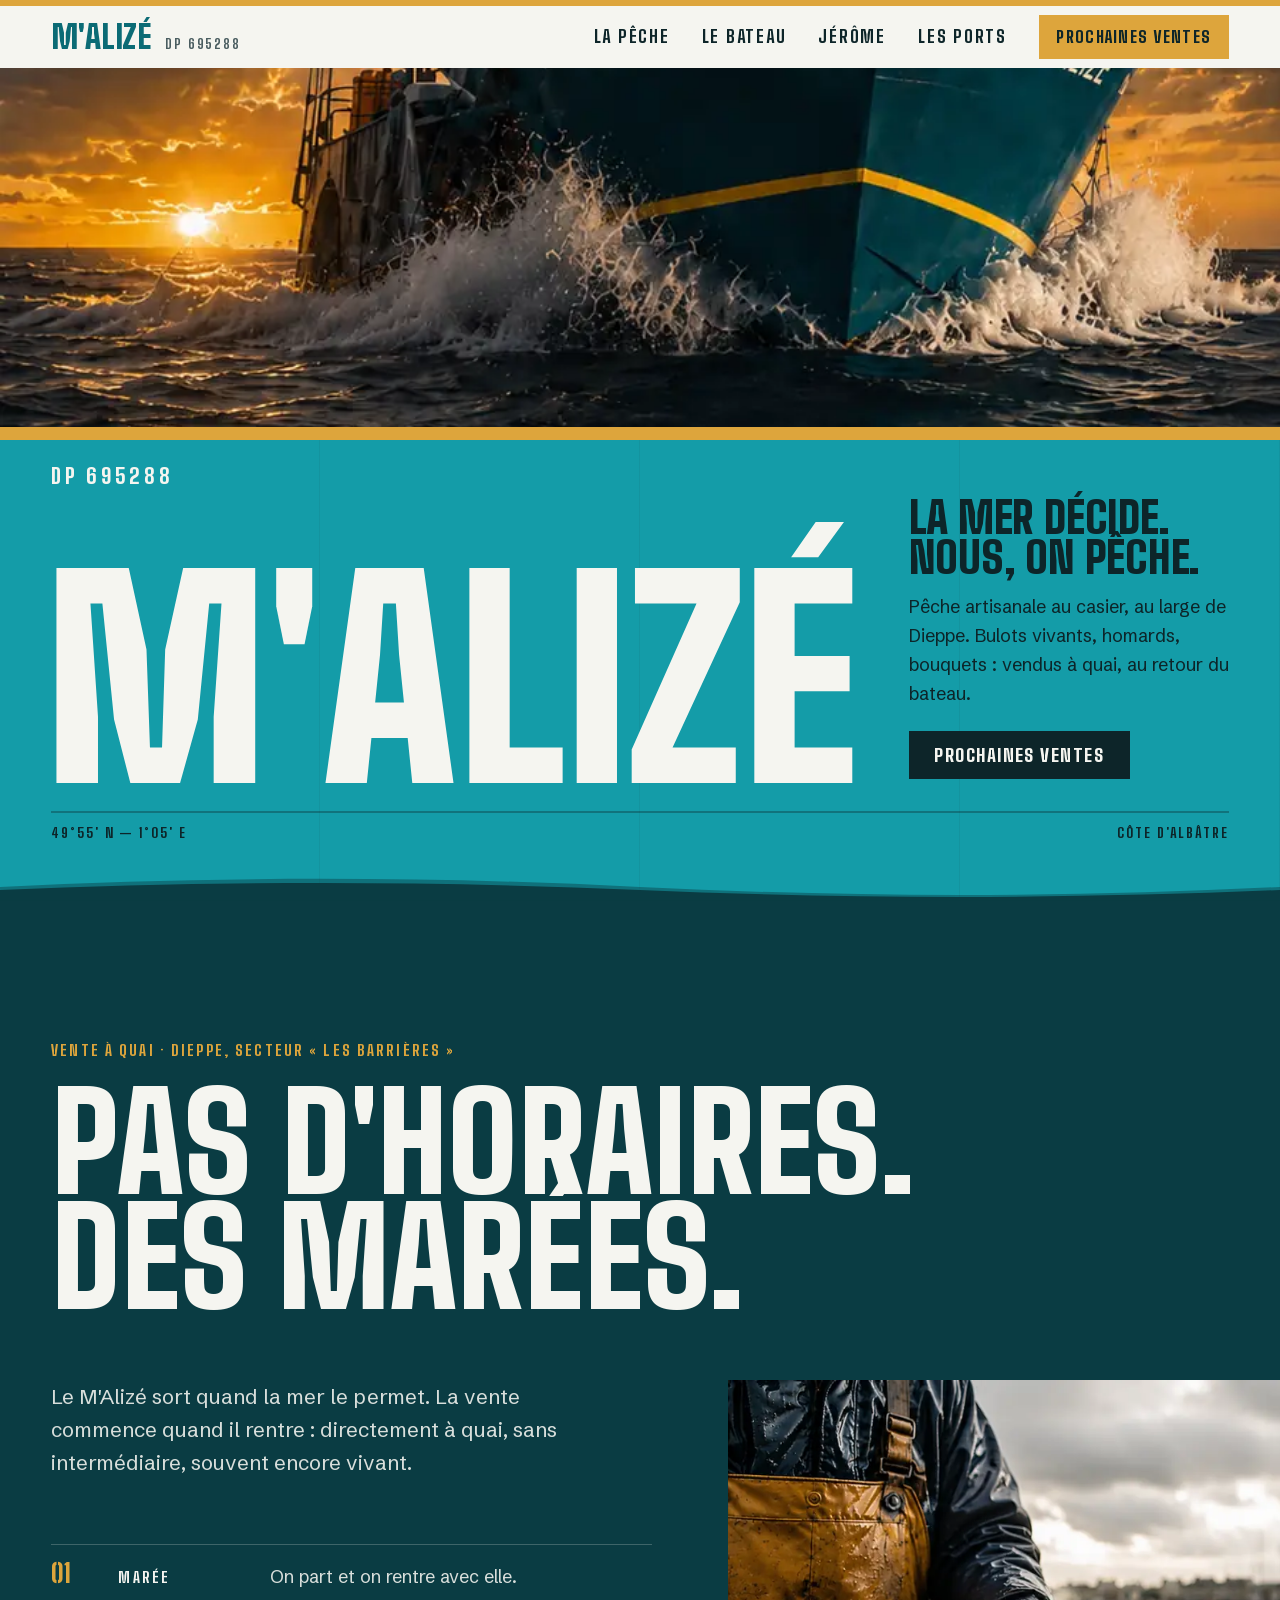
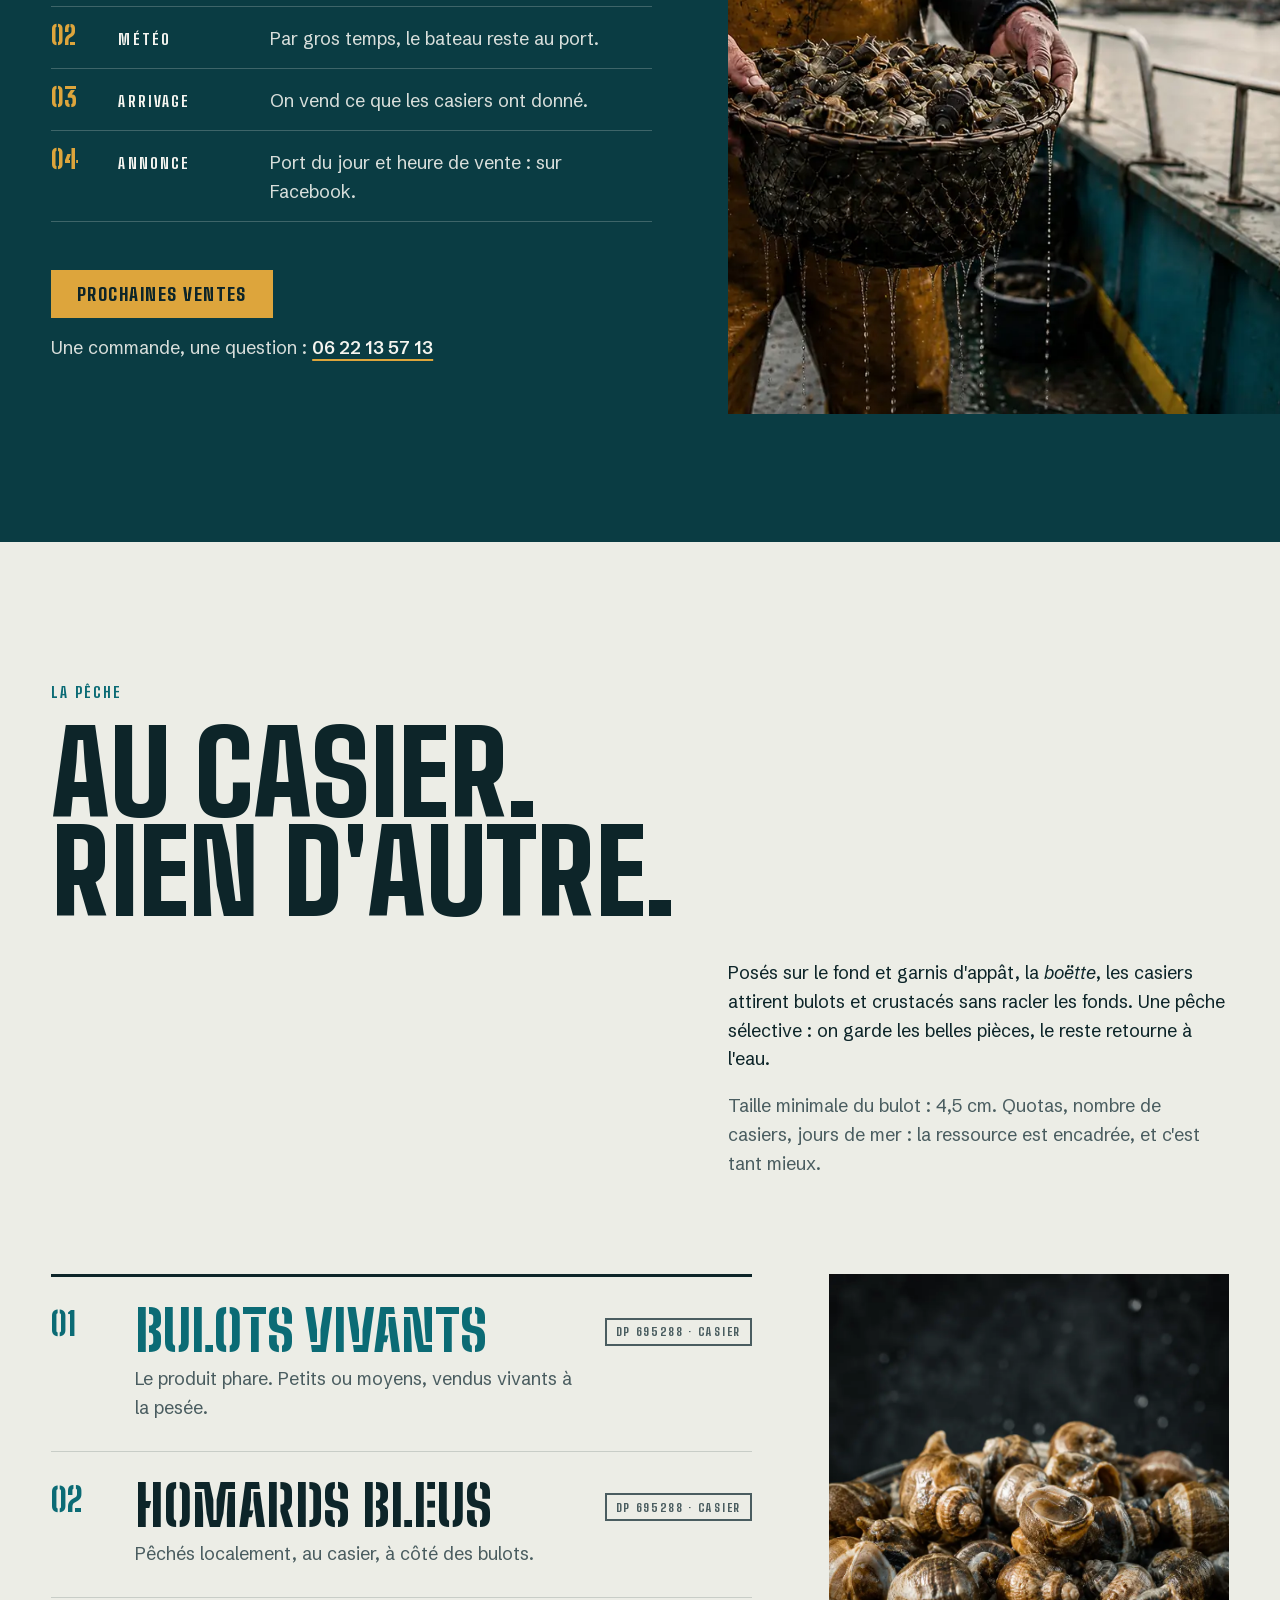
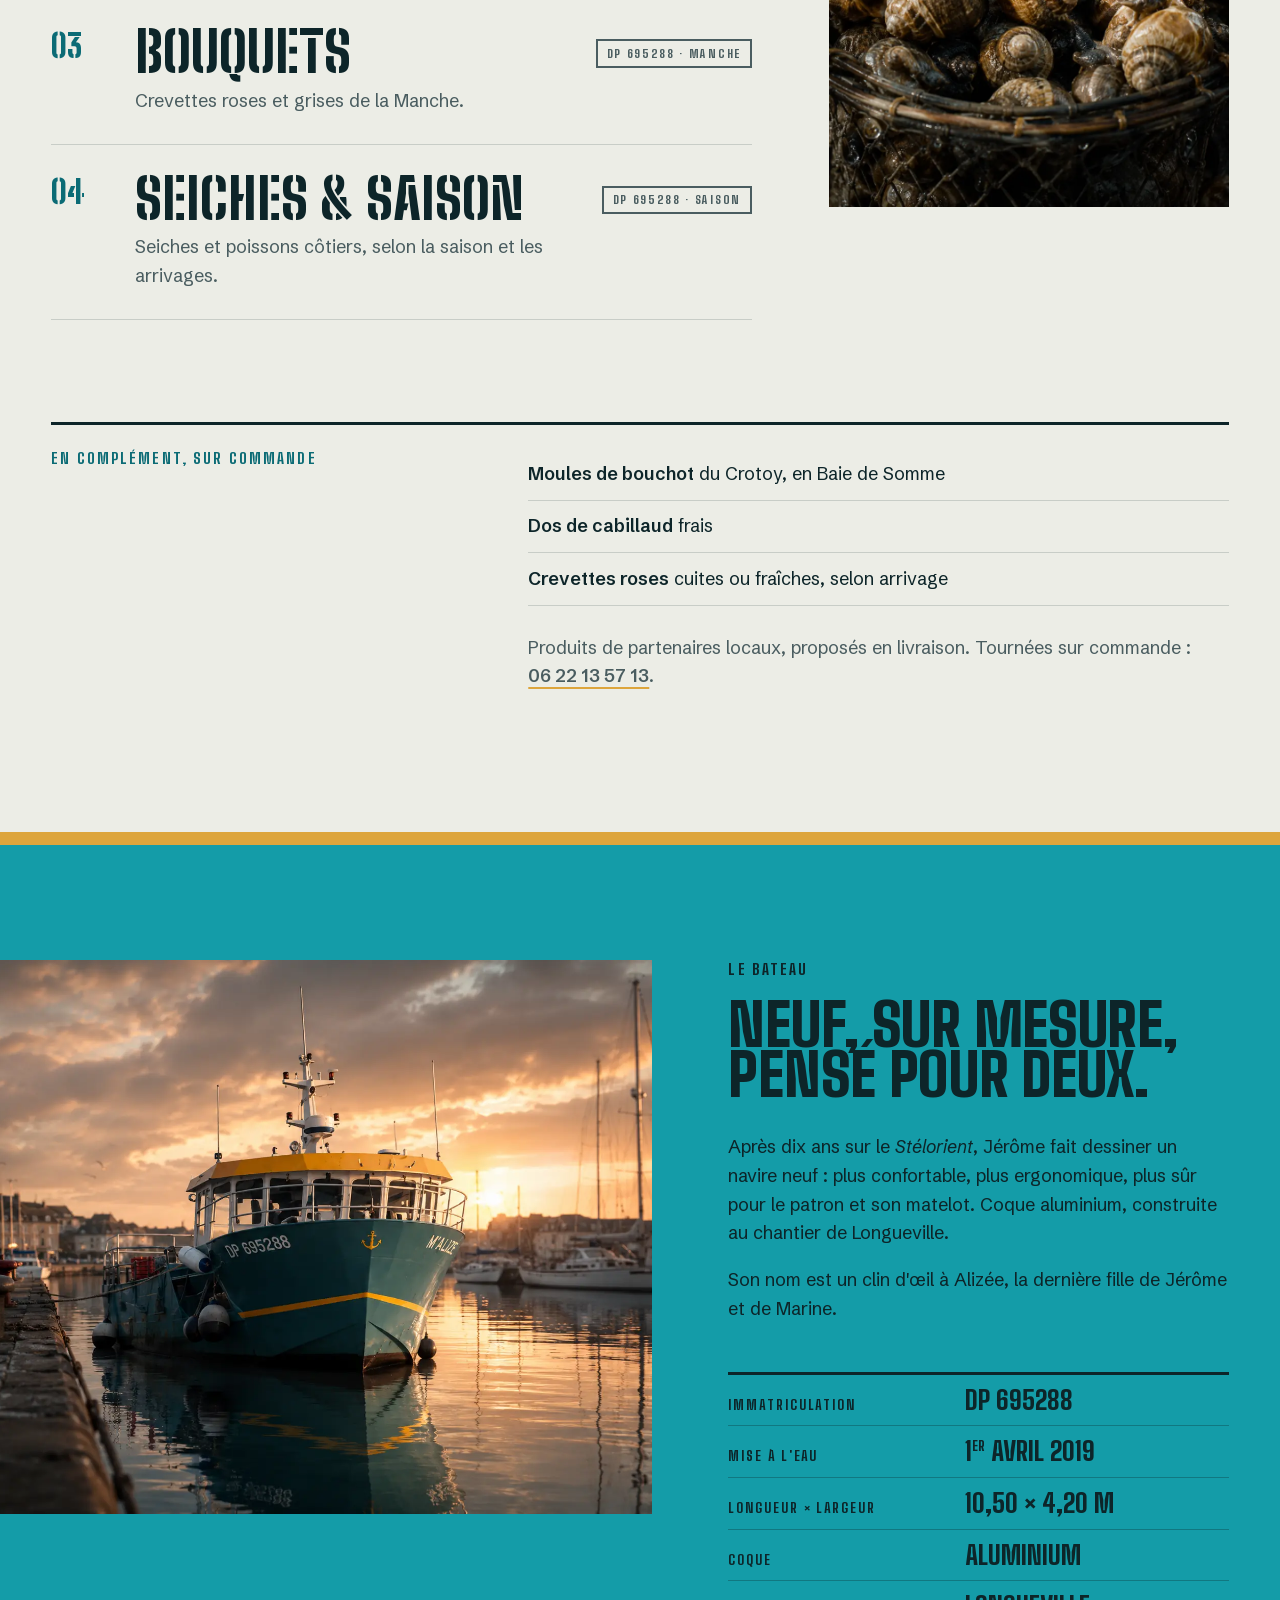
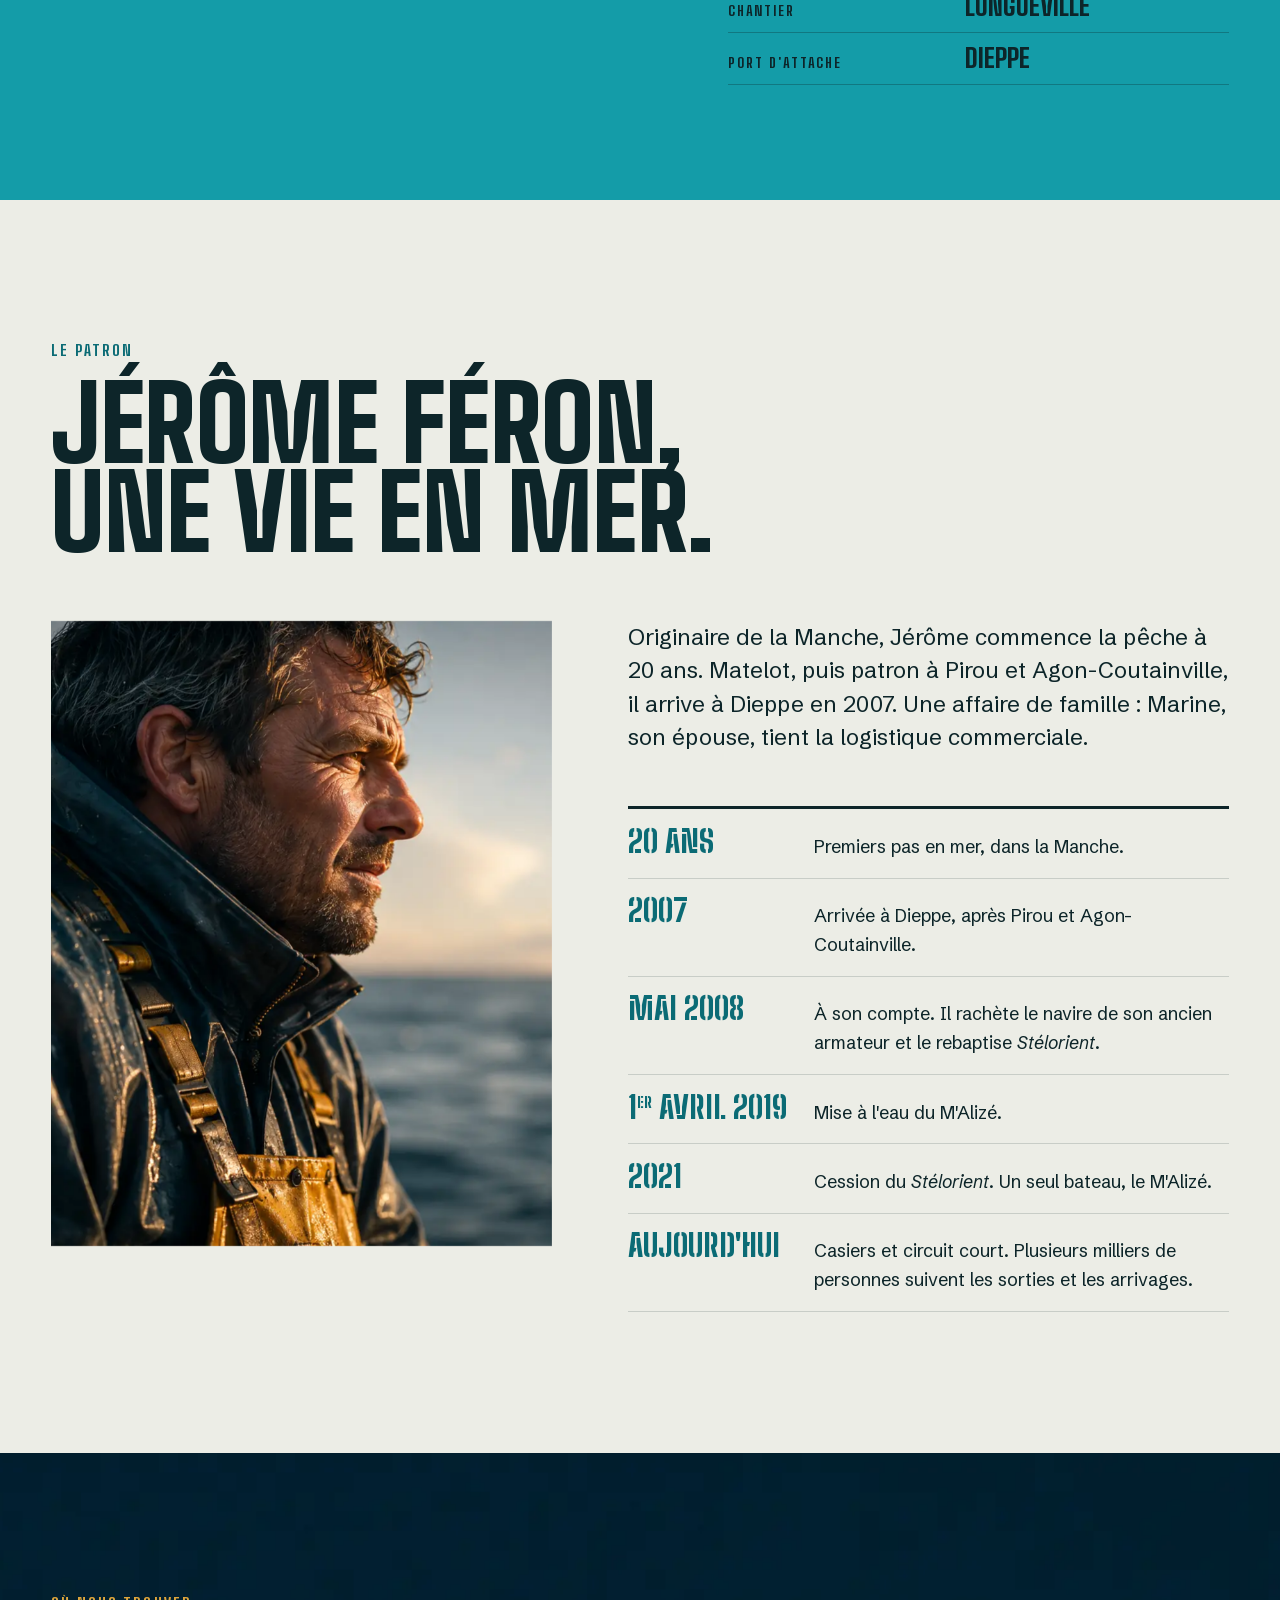
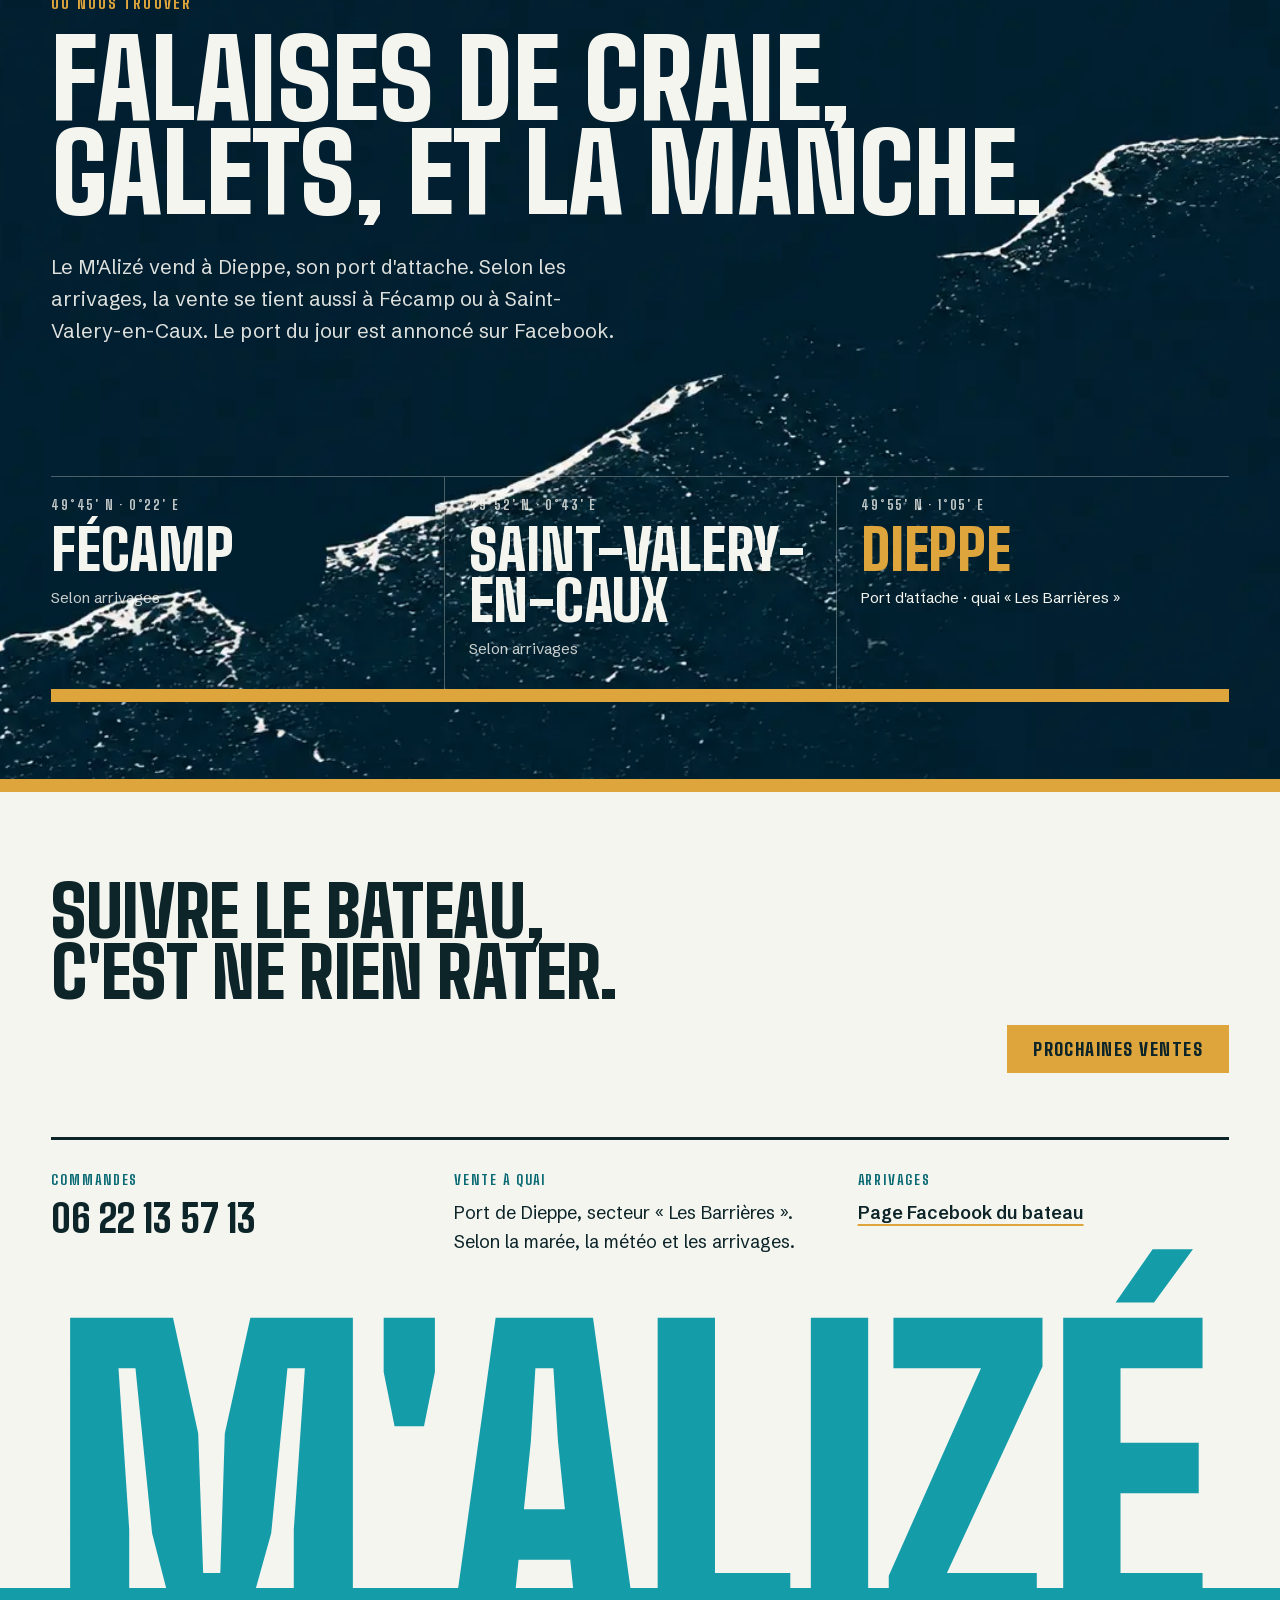
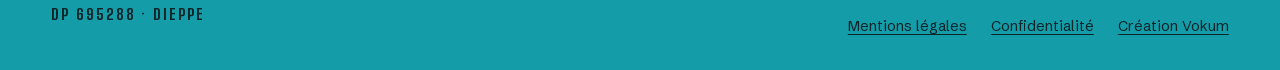
<file: index.html>
<!doctype html>
<html lang="fr">
<head>
  <meta charset="utf-8">
  <meta name="viewport" content="width=device-width, initial-scale=1">
  <title>M'Alizé — Bulots vivants &amp; vente à quai à Dieppe</title>
  <meta name="description" content="Bateau de pêche artisanale au casier basé à Dieppe. Bulots vivants, homards bleus, bouquets et seiches vendus à quai, selon la marée et les arrivages.">
  <link rel="canonical" href="https://alize-six.vercel.app/">
  <meta name="theme-color" content="#149CA8">

  <meta property="og:type" content="website">
  <meta property="og:locale" content="fr_FR">
  <meta property="og:site_name" content="M'Alizé">
  <meta property="og:title" content="M'Alizé — La mer décide. Nous, on pêche.">
  <meta property="og:description" content="Pêche artisanale au casier à Dieppe. Bulots vivants, homards, bouquets : vente directe à quai.">
  <meta property="og:url" content="https://alize-six.vercel.app/">
  <meta property="og:image" content="https://alize-six.vercel.app/assets/img/og-image.jpg">
  <meta property="og:image:width" content="1200">
  <meta property="og:image:height" content="630">
  <meta property="og:image:alt" content="Le M'Alizé, coque turquoise et liston jaune, et son nom peint en grand.">
  <meta name="twitter:card" content="summary_large_image">

  <link rel="icon" href="/favicon.ico" sizes="any">
  <link rel="icon" type="image/png" sizes="48x48" href="/assets/img/favicon-48.png">
  <link rel="apple-touch-icon" href="/apple-touch-icon.png">

  <link rel="preload" href="/assets/fonts/bigshoulders.woff2" as="font" type="font/woff2" crossorigin>
  <link rel="preload" href="/assets/img/hero.webp" as="image" type="image/webp" media="(min-width: 761px)" fetchpriority="high">
  <link rel="preload" href="/assets/img/hero-mobile.webp" as="image" type="image/webp" media="(max-width: 760px)" fetchpriority="high">

  <link rel="stylesheet" href="/assets/css/commons/base.css">
  <link rel="stylesheet" href="/assets/css/commons/motion.css">
  <link rel="stylesheet" href="/assets/css/ui/site-header.css">
  <link rel="stylesheet" href="/assets/css/modules/hero.css">
  <link rel="stylesheet" href="/assets/css/modules/bulletin.css">
  <link rel="stylesheet" href="/assets/css/modules/peche.css">
  <link rel="stylesheet" href="/assets/css/modules/bateau.css">
  <link rel="stylesheet" href="/assets/css/modules/jerome.css">
  <link rel="stylesheet" href="/assets/css/modules/cote.css">
  <link rel="stylesheet" href="/assets/css/ui/site-footer.css">

  <script type="application/ld+json">
  {
    "@context": "https://schema.org",
    "@type": "LocalBusiness",
    "@id": "https://alize-six.vercel.app/#business",
    "name": "M'Alizé — Pêche artisanale",
    "description": "Bateau de pêche artisanale au casier basé à Dieppe. Vente directe à quai (secteur Les Barrières) de bulots vivants, homards bleus, bouquets et seiches. Livraison possible sur commande.",
    "url": "https://alize-six.vercel.app/",
    "telephone": "+33622135713",
    "image": "https://alize-six.vercel.app/assets/img/og-image.jpg",
    "founder": { "@type": "Person", "name": "Jérôme Féron", "jobTitle": "Patron-pêcheur" },
    "address": {
      "@type": "PostalAddress",
      "streetAddress": "Quai « Les Barrières », Port de Dieppe",
      "addressLocality": "Dieppe",
      "postalCode": "76200",
      "addressRegion": "Normandie",
      "addressCountry": "FR"
    },
    "geo": { "@type": "GeoCoordinates", "latitude": 49.9294, "longitude": 1.0836 },
    "areaServed": [
      { "@type": "City", "name": "Dieppe" },
      { "@type": "City", "name": "Fécamp" },
      { "@type": "City", "name": "Saint-Valery-en-Caux" }
    ],
    "sameAs": ["https://www.facebook.com/p/Bateau-MAliz%C3%A9-100050654394732/"]
  }
  </script>
</head>
<body>
  <a class="skip-link" href="#contenu">Aller au contenu</a>

  <div class="site-loader" data-site-loader aria-hidden="true"></div>

  <!-- Header = timonerie : blanc cabine, bandeau jaune de toit -->
  <header class="site-header" data-ui="site-header">
    <a class="site-header__mark" href="#top" aria-label="M'Alizé, retour en haut">
      <span class="site-header__name hull-type">M'Alizé</span>
      <span class="site-header__reg meta" aria-hidden="true">DP 695288</span>
    </a>
    <button class="site-header__toggle" type="button" aria-expanded="false" aria-controls="site-nav">
      <span class="visually-hidden">Ouvrir le menu</span>
      <span class="site-header__bars" aria-hidden="true"></span>
    </button>
    <nav class="site-header__nav" id="site-nav" aria-label="Navigation principale">
      <ul>
        <li><a href="#peche">La pêche</a></li>
        <li><a href="#bateau">Le bateau</a></li>
        <li><a href="#jerome">Jérôme</a></li>
        <li><a href="#cote">Les ports</a></li>
      </ul>
      <a class="cta site-header__cta" data-facebook href="https://www.facebook.com/p/Bateau-MAliz%C3%A9-100050654394732/" target="_blank" rel="noopener">
        Prochaines ventes
      </a>
    </nav>
  </header>

  <main id="contenu">

    <!-- ============ HERO — le flanc du bateau ============ -->
    <section class="hero" id="top" data-module-delay>
      <div class="hero__photo" data-reveal="tide">
        <picture>
          <source media="(max-width: 760px)" srcset="/assets/img/hero-mobile.webp" width="900" height="1599">
          <img src="/assets/img/hero.webp" width="1672" height="941" fetchpriority="high"
               alt="Le M'Alizé, coque turquoise et liston jaune, fend la houle sous un ciel d'orage.">
        </picture>
      </div>

      <hr class="liston hero__liston" data-reveal="liston">

      <div class="hero__hull">
        <p class="hero__reg" aria-hidden="true">DP&nbsp;695288</p>
        <h1 class="hero__title">
          <span class="hero__name hull-type" data-split>M'Alizé</span>
          <span class="visually-hidden">, bateau de pêche artisanale au casier à Dieppe</span>
        </h1>
        <div class="hero__side">
          <p class="hero__slogan hull-type" data-reveal>La mer décide.<br>Nous, on pêche.</p>
          <p class="hero__lede" data-reveal style="--local-offset: 120ms">
            Pêche artisanale au casier, au large de Dieppe. Bulots vivants, homards, bouquets&nbsp;: vendus à quai, au retour du bateau.
          </p>
          <div class="hero__actions" data-reveal style="--local-offset: 240ms">
            <a class="cta" data-facebook href="https://www.facebook.com/p/Bateau-MAliz%C3%A9-100050654394732/" target="_blank" rel="noopener">
              Prochaines ventes
            </a>
          </div>
        </div>
        <p class="hero__coords meta" aria-hidden="true">
          <span>49°55′ N — 1°05′ E</span><span>Côte d'Albâtre</span>
        </p>
      </div>

      <!-- Ligne de flottaison : la Manche commence ici -->
      <div class="hero__waterline" aria-hidden="true">
        <svg class="hero__swell hero__swell--back" viewBox="0 0 1200 40" preserveAspectRatio="none"><path d="M0 22 C100 8 200 8 300 22 S500 36 600 22 S800 8 900 22 S1100 36 1200 22 V40 H0Z"/></svg>
        <svg class="hero__swell hero__swell--front" viewBox="0 0 1200 40" preserveAspectRatio="none"><path d="M0 26 C100 14 200 14 300 26 S500 38 600 26 S800 14 900 26 S1100 38 1200 26 V40 H0Z"/></svg>
      </div>
    </section>

    <!-- ============ BULLETIN — vente à quai ============ -->
    <section class="bulletin" id="ventes" aria-labelledby="bulletin-title">
      <div class="bulletin__inner wrap">
        <div class="bulletin__head">
          <p class="meta bulletin__kicker" data-reveal>Vente à quai · Dieppe, secteur « Les Barrières »</p>
          <h2 class="bulletin__title hull-type" id="bulletin-title" data-split>Pas d'horaires.<br>Des marées.</h2>
        </div>
        <div class="bulletin__text">
          <p class="bulletin__lede" data-reveal>
            Le M'Alizé sort quand la mer le permet. La vente commence quand il rentre&nbsp;: directement à quai, sans intermédiaire, souvent encore vivant.
          </p>

          <ol class="logbook" aria-label="Ce qui fixe la vente du jour">
            <li class="logbook__row" data-reveal style="--index:0; --stagger:90ms">
              <span class="logbook__n crate-type" aria-hidden="true">01</span>
              <span class="logbook__k meta">Marée</span>
              <span class="logbook__v">On part et on rentre avec elle.</span>
            </li>
            <li class="logbook__row" data-reveal style="--index:1; --stagger:90ms">
              <span class="logbook__n crate-type" aria-hidden="true">02</span>
              <span class="logbook__k meta">Météo</span>
              <span class="logbook__v">Par gros temps, le bateau reste au port.</span>
            </li>
            <li class="logbook__row" data-reveal style="--index:2; --stagger:90ms">
              <span class="logbook__n crate-type" aria-hidden="true">03</span>
              <span class="logbook__k meta">Arrivage</span>
              <span class="logbook__v">On vend ce que les casiers ont donné.</span>
            </li>
            <li class="logbook__row" data-reveal style="--index:3; --stagger:90ms">
              <span class="logbook__n crate-type" aria-hidden="true">04</span>
              <span class="logbook__k meta">Annonce</span>
              <span class="logbook__v">Port du jour et heure de vente&nbsp;: sur Facebook.</span>
            </li>
          </ol>

          <div class="bulletin__actions" data-reveal>
            <a class="cta" data-facebook href="https://www.facebook.com/p/Bateau-MAliz%C3%A9-100050654394732/" target="_blank" rel="noopener">
              Prochaines ventes
            </a>
            <p class="bulletin__phone">Une commande, une question&nbsp;: <a class="text-link" href="tel:+33622135713">06&nbsp;22&nbsp;13&nbsp;57&nbsp;13</a></p>
          </div>
        </div>

        <figure class="bulletin__photo" data-reveal="tide">
          <img src="/assets/img/quai-bulots.webp" width="1400" height="788" loading="lazy"
               alt="Un panier de bulots ruisselants tenu à bout de bras sur le pont, au retour de pêche.">
        </figure>
      </div>
    </section>

    <!-- ============ LA PÊCHE — marquages de caisses ============ -->
    <section class="peche" id="peche" aria-labelledby="peche-title" data-module="peche">
      <div class="wrap">
        <header class="peche__head">
          <p class="meta peche__kicker" data-reveal>La pêche</p>
          <h2 class="peche__title hull-type" id="peche-title" data-split>Au casier.<br>Rien d'autre.</h2>
          <div class="peche__intro">
            <p data-reveal>
              Posés sur le fond et garnis d'appât, la <em>boëtte</em>, les casiers attirent bulots et crustacés sans racler les fonds. Une pêche sélective&nbsp;: on garde les belles pièces, le reste retourne à l'eau.
            </p>
            <p data-reveal style="--local-offset:100ms">
              Taille minimale du bulot&nbsp;: 4,5&nbsp;cm. Quotas, nombre de casiers, jours de mer&nbsp;: la ressource est encadrée, et c'est tant mieux.
            </p>
          </div>
        </header>

        <div class="peche__body">
          <ul class="crates" aria-label="Notre pêche">
            <li class="crate" data-preview="bulots" data-reveal>
              <span class="crate__n crate-type" aria-hidden="true">01</span>
              <h3 class="crate__name crate-type">Bulots vivants</h3>
              <p class="crate__desc">Le produit phare. Petits ou moyens, vendus vivants à la pesée.</p>
              <span class="crate__mark meta" aria-hidden="true">DP 695288 · Casier</span>
              <img class="crate__thumb" src="/assets/img/bulots.webp" width="900" height="1200" loading="lazy" alt="Bulots vivants dans un panier de pêche.">
            </li>
            <li class="crate" data-preview="homards" data-reveal>
              <span class="crate__n crate-type" aria-hidden="true">02</span>
              <h3 class="crate__name crate-type">Homards bleus</h3>
              <p class="crate__desc">Pêchés localement, au casier, à côté des bulots.</p>
              <span class="crate__mark meta" aria-hidden="true">DP 695288 · Casier</span>
              <img class="crate__thumb" src="/assets/img/tri-peche.webp" width="1300" height="975" loading="lazy" alt="Deux marins trient la pêche sur le pont, au port.">
            </li>
            <li class="crate" data-preview="bouquets" data-reveal>
              <span class="crate__n crate-type" aria-hidden="true">03</span>
              <h3 class="crate__name crate-type">Bouquets</h3>
              <p class="crate__desc">Crevettes roses et grises de la Manche.</p>
              <span class="crate__mark meta" aria-hidden="true">DP 695288 · Manche</span>
              <img class="crate__thumb" src="/assets/img/bouquets.webp" width="900" height="1200" loading="lazy" alt="Crevettes roses entassées sur une planche en bois.">
            </li>
            <li class="crate" data-preview="seiches" data-reveal>
              <span class="crate__n crate-type" aria-hidden="true">04</span>
              <h3 class="crate__name crate-type">Seiches &amp; saison</h3>
              <p class="crate__desc">Seiches et poissons côtiers, selon la saison et les arrivages.</p>
              <span class="crate__mark meta" aria-hidden="true">DP 695288 · Saison</span>
              <img class="crate__thumb" src="/assets/img/poissons.webp" width="900" height="1200" loading="lazy" alt="Poissons frais sur un lit de glace.">
            </li>
          </ul>

          <!-- Aperçu desktop : l'image de la caisse survolée -->
          <div class="peche__preview" aria-hidden="true">
            <div class="peche__preview-frame" data-reveal="tide">
              <div class="peche__preview-stack">
                <img data-for="bulots" class="is-active" src="/assets/img/bulots.webp" width="900" height="1200" loading="lazy" alt="">
                <img data-for="homards" src="/assets/img/tri-peche.webp" width="1300" height="975" loading="lazy" alt="">
                <img data-for="bouquets" src="/assets/img/bouquets.webp" width="900" height="1200" loading="lazy" alt="">
                <img data-for="seiches" src="/assets/img/poissons.webp" width="900" height="1200" loading="lazy" alt="">
              </div>
            </div>
          </div>
        </div>

        <aside class="extra" aria-labelledby="extra-title">
          <h3 class="extra__title meta" id="extra-title" data-reveal>En complément, sur commande</h3>
          <ul class="extra__list">
            <li data-reveal style="--index:0; --stagger:80ms"><strong>Moules de bouchot</strong> du Crotoy, en Baie de Somme</li>
            <li data-reveal style="--index:1; --stagger:80ms"><strong>Dos de cabillaud</strong> frais</li>
            <li data-reveal style="--index:2; --stagger:80ms"><strong>Crevettes roses</strong> cuites ou fraîches, selon arrivage</li>
          </ul>
          <p class="extra__note" data-reveal>Produits de partenaires locaux, proposés en livraison. Tournées sur commande&nbsp;: <a class="text-link" href="tel:+33622135713">06&nbsp;22&nbsp;13&nbsp;57&nbsp;13</a>.</p>
        </aside>
      </div>
    </section>

    <!-- ============ LE BATEAU — fiche peinte sur la coque ============ -->
    <section class="bateau" id="bateau" aria-labelledby="bateau-title">
      <hr class="liston" data-reveal="liston">
      <div class="bateau__inner wrap">
        <figure class="bateau__photo" data-reveal="tide">
          <img src="/assets/img/malize-port.webp" width="1448" height="1086" loading="lazy"
               alt="Le M'Alizé amarré à quai au soleil couchant, immatriculation DP 695288 sur la coque.">
        </figure>

        <div class="bateau__text">
          <p class="meta bateau__kicker" data-reveal>Le bateau</p>
          <h2 class="bateau__title hull-type" id="bateau-title" data-split>Neuf, sur mesure,<br>pensé pour deux.</h2>
          <p data-reveal>
            Après dix ans sur le <em>Stélorient</em>, Jérôme fait dessiner un navire neuf&nbsp;: plus confortable, plus ergonomique, plus sûr pour le patron et son matelot. Coque aluminium, construite au chantier de Longueville.
          </p>
          <p data-reveal>
            Son nom est un clin d'œil à Alizée, la dernière fille de Jérôme et de Marine.
          </p>

          <dl class="plate" aria-label="Fiche technique du M'Alizé">
            <div class="plate__row" data-reveal style="--index:0; --stagger:70ms"><dt class="meta">Immatriculation</dt><dd>DP 695288</dd></div>
            <div class="plate__row" data-reveal style="--index:1; --stagger:70ms"><dt class="meta">Mise à l'eau</dt><dd>1<sup>er</sup> avril 2019</dd></div>
            <div class="plate__row" data-reveal style="--index:2; --stagger:70ms"><dt class="meta">Longueur × largeur</dt><dd>10,50 × 4,20 m</dd></div>
            <div class="plate__row" data-reveal style="--index:3; --stagger:70ms"><dt class="meta">Coque</dt><dd>Aluminium</dd></div>
            <div class="plate__row" data-reveal style="--index:4; --stagger:70ms"><dt class="meta">Chantier</dt><dd>Longueville</dd></div>
            <div class="plate__row" data-reveal style="--index:5; --stagger:70ms"><dt class="meta">Port d'attache</dt><dd>Dieppe</dd></div>
          </dl>
        </div>
      </div>
    </section>

    <!-- ============ JÉRÔME — livre de bord ============ -->
    <section class="jerome" id="jerome" aria-labelledby="jerome-title">
      <div class="jerome__inner wrap">
        <div class="jerome__head">
          <p class="meta jerome__kicker" data-reveal>Le patron</p>
          <h2 class="jerome__title hull-type" id="jerome-title" data-split>Jérôme Féron,<br>une vie en mer.</h2>
        </div>

        <figure class="jerome__photo" data-reveal="tide">
          <img src="/assets/img/jerome.webp" width="1300" height="975" loading="lazy"
               alt="Un patron-pêcheur en ciré, de profil, face à la mer.">
        </figure>

        <div class="jerome__text">
          <p class="jerome__lede" data-reveal>
            Originaire de la Manche, Jérôme commence la pêche à 20 ans. Matelot, puis patron à Pirou et Agon-Coutainville, il arrive à Dieppe en 2007. Une affaire de famille&nbsp;: Marine, son épouse, tient la logistique commerciale.
          </p>

          <ol class="log" aria-label="Livre de bord">
            <li class="log__entry" data-reveal><span class="log__date crate-type">20 ans</span><span class="log__what">Premiers pas en mer, dans la Manche.</span></li>
            <li class="log__entry" data-reveal><span class="log__date crate-type">2007</span><span class="log__what">Arrivée à Dieppe, après Pirou et Agon-Coutainville.</span></li>
            <li class="log__entry" data-reveal><span class="log__date crate-type">Mai 2008</span><span class="log__what">À son compte. Il rachète le navire de son ancien armateur et le rebaptise <em>Stélorient</em>.</span></li>
            <li class="log__entry" data-reveal><span class="log__date crate-type">1<sup>er</sup> avril 2019</span><span class="log__what">Mise à l'eau du M'Alizé.</span></li>
            <li class="log__entry" data-reveal><span class="log__date crate-type">2021</span><span class="log__what">Cession du <em>Stélorient</em>. Un seul bateau, le M'Alizé.</span></li>
            <li class="log__entry" data-reveal><span class="log__date crate-type">Aujourd'hui</span><span class="log__what">Casiers et circuit court. Plusieurs milliers de personnes suivent les sorties et les arrivages.</span></li>
          </ol>
        </div>
      </div>
    </section>

    <!-- ============ LA CÔTE — trois ports ============ -->
    <section class="cote" id="cote" aria-labelledby="cote-title">
      <div class="cote__inner wrap">
        <p class="meta cote__kicker" data-reveal>Où nous trouver</p>
        <h2 class="cote__title hull-type" id="cote-title" data-split>Falaises de craie,<br>galets, et la Manche.</h2>
        <p class="cote__lede" data-reveal>
          Le M'Alizé vend à Dieppe, son port d'attache. Selon les arrivages, la vente se tient aussi à Fécamp ou à Saint-Valery-en-Caux. Le port du jour est annoncé sur Facebook.
        </p>

        <ol class="ports" aria-label="Ports de vente, d'ouest en est">
          <li class="port" data-reveal style="--index:0; --stagger:120ms">
            <span class="port__coords meta">49°45′ N · 0°22′ E</span>
            <span class="port__name hull-type">Fécamp</span>
            <span class="port__note">Selon arrivages</span>
          </li>
          <li class="port" data-reveal style="--index:1; --stagger:120ms">
            <span class="port__coords meta">49°52′ N · 0°43′ E</span>
            <span class="port__name hull-type">Saint-Valery-<br>en-Caux</span>
            <span class="port__note">Selon arrivages</span>
          </li>
          <li class="port port--home" data-reveal style="--index:2; --stagger:120ms">
            <span class="port__coords meta">49°55′ N · 1°05′ E</span>
            <span class="port__name hull-type">Dieppe</span>
            <span class="port__note">Port d'attache · quai « Les Barrières »</span>
          </li>
        </ol>
        <hr class="liston cote__liston" data-reveal="liston">
      </div>
    </section>
  </main>

  <!-- Footer = timonerie : blanc cabine, bandeau de toit jaune, nom peint -->
  <footer class="site-footer">
    <hr class="liston">
    <div class="site-footer__inner wrap">
      <div class="site-footer__call">
        <p class="site-footer__say hull-type">Suivre le bateau, c'est ne rien rater.</p>
        <a class="cta" data-facebook href="https://www.facebook.com/p/Bateau-MAliz%C3%A9-100050654394732/" target="_blank" rel="noopener">
          Prochaines ventes
        </a>
      </div>

      <div class="site-footer__cols">
        <div>
          <p class="meta site-footer__label">Commandes</p>
          <p><a class="site-footer__big" href="tel:+33622135713">06&nbsp;22&nbsp;13&nbsp;57&nbsp;13</a></p>
        </div>
        <div>
          <p class="meta site-footer__label">Vente à quai</p>
          <p>Port de Dieppe, secteur « Les Barrières ».<br>Selon la marée, la météo et les arrivages.</p>
        </div>
        <div>
          <p class="meta site-footer__label">Arrivages</p>
          <p><a class="text-link" data-facebook href="https://www.facebook.com/p/Bateau-MAliz%C3%A9-100050654394732/" target="_blank" rel="noopener">Page Facebook du bateau</a></p>
        </div>
      </div>
    </div>

    <p class="site-footer__wordmark hull-type" aria-hidden="true">M'Alizé</p>

    <div class="site-footer__legal wrap">
      <span class="meta">DP 695288 · Dieppe</span>
      <nav aria-label="Informations légales">
        <a href="/mentions-legales.html">Mentions légales</a>
        <a href="/politique-confidentialite.html">Confidentialité</a>
        <a href="https://vokumagency.com" target="_blank" rel="noopener">Création Vokum</a>
      </nav>
    </div>
  </footer>

  <script type="module" src="/assets/js/app.js"></script>
</body>
</html>
</file>
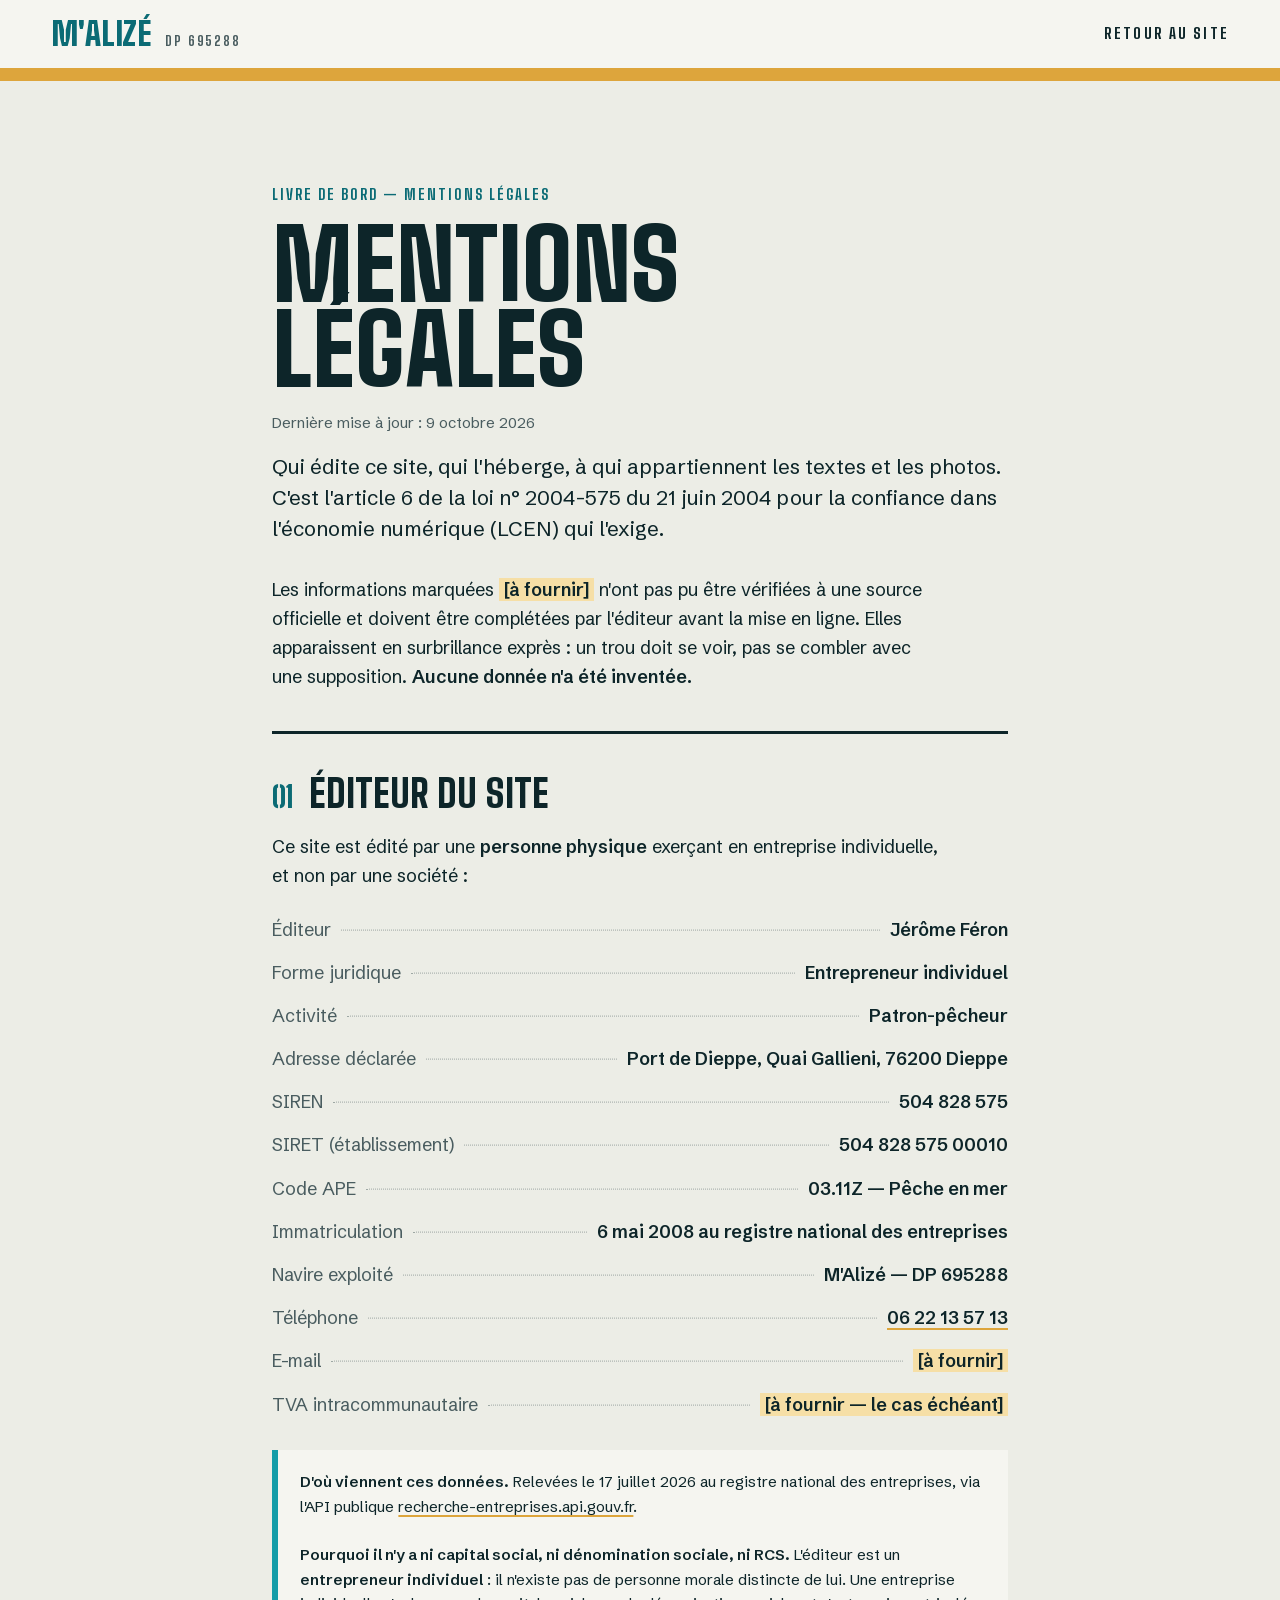
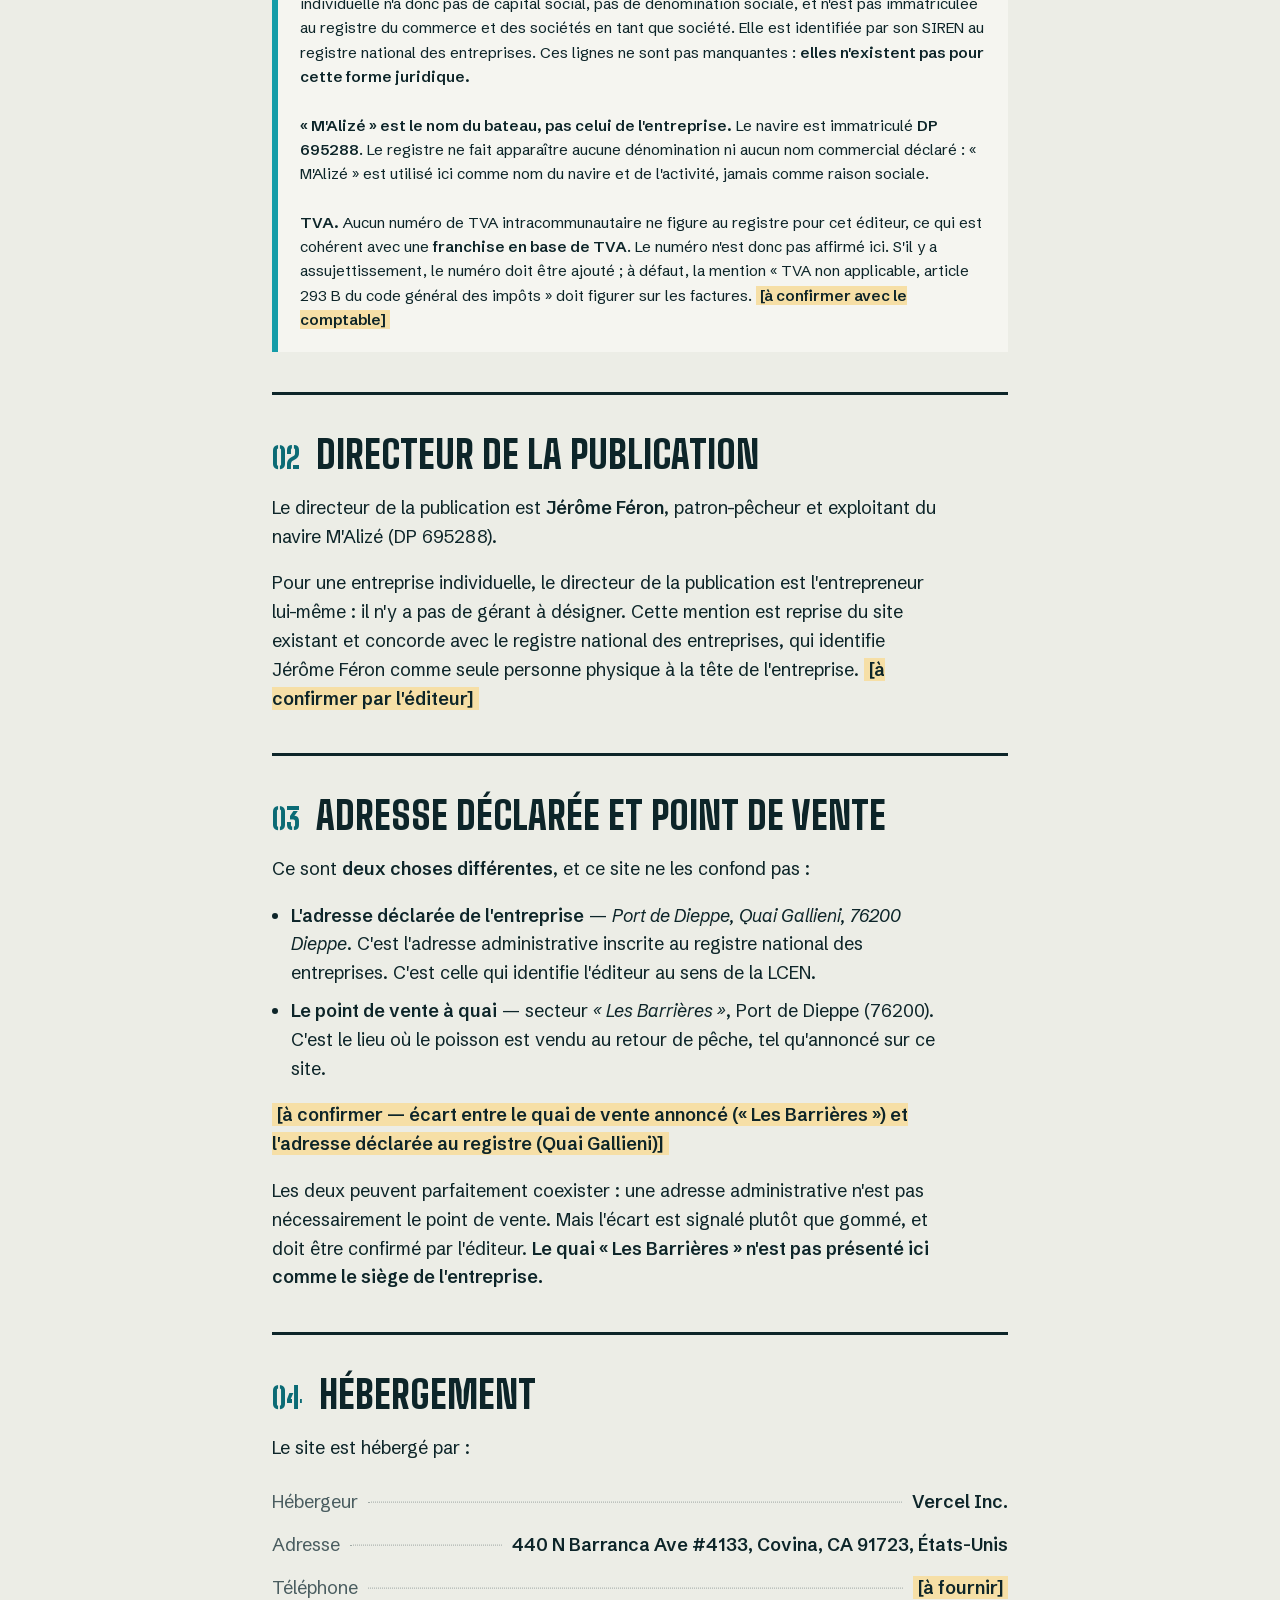
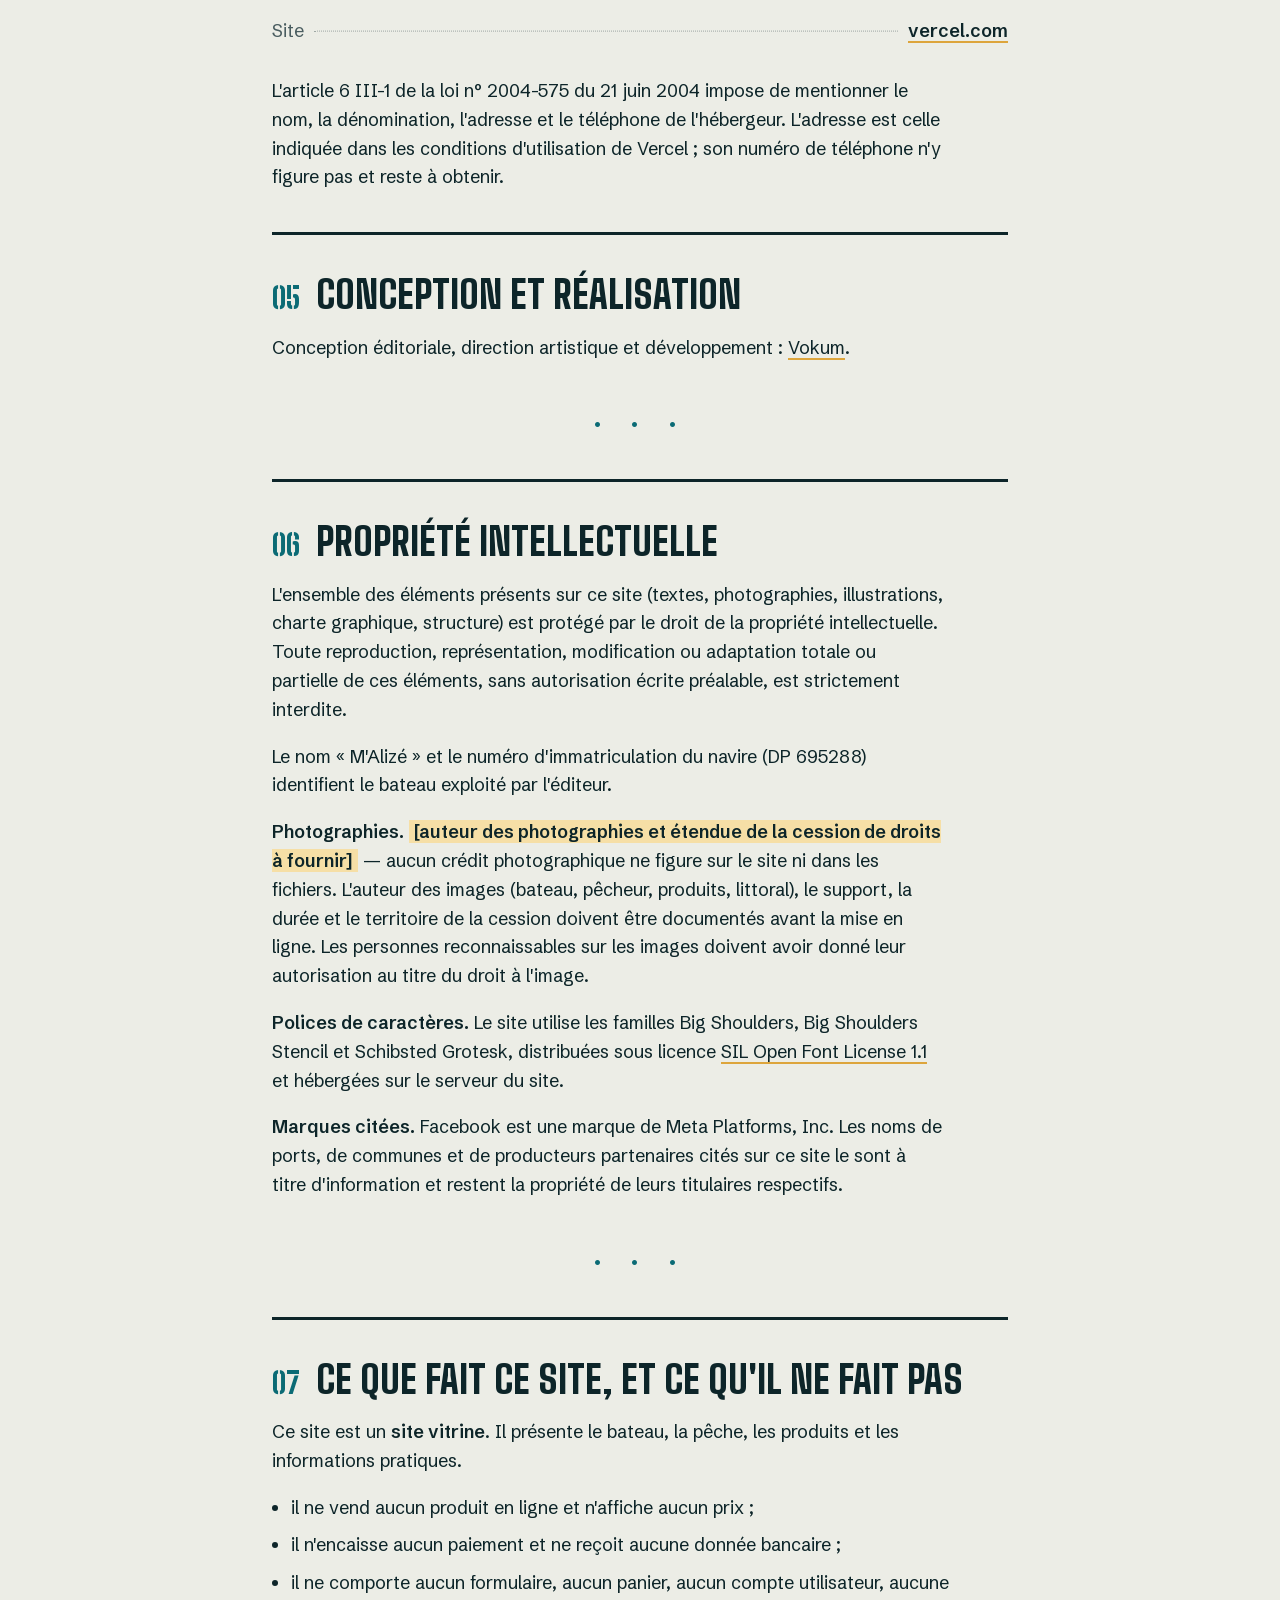
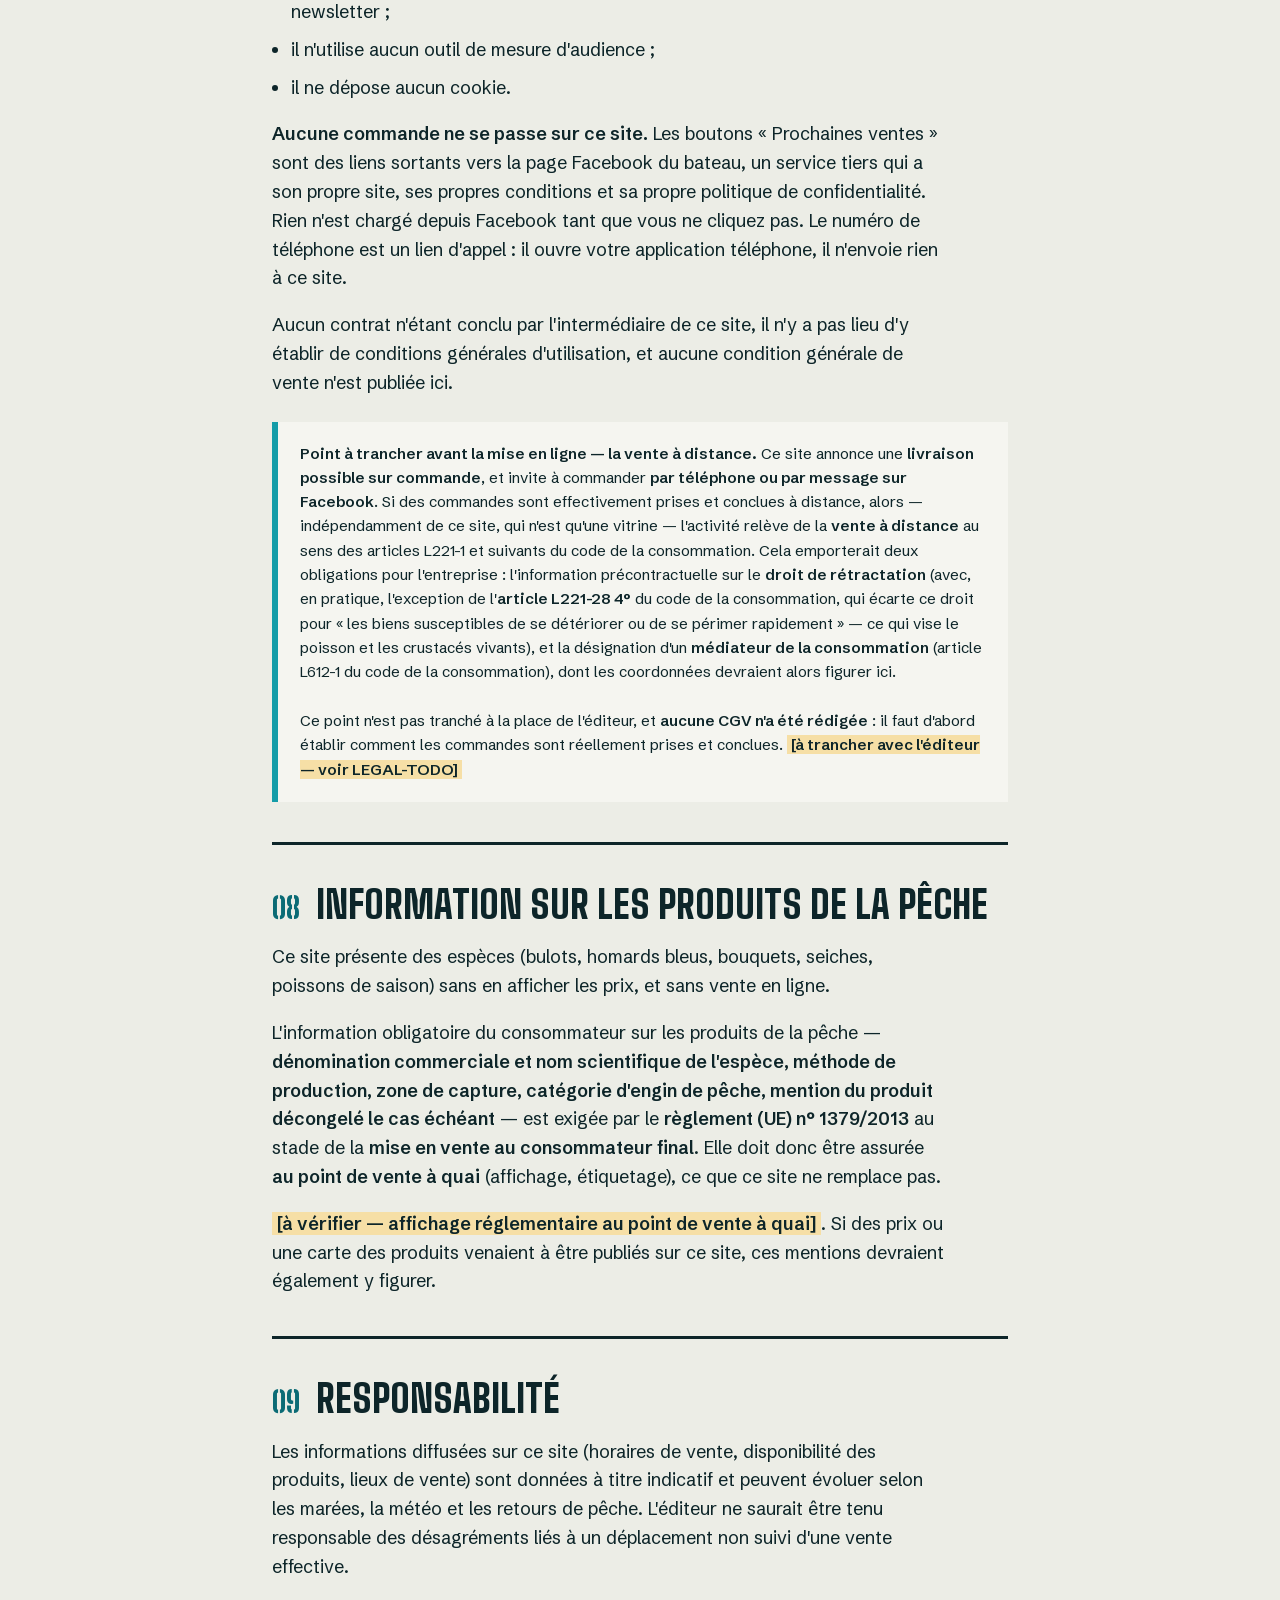
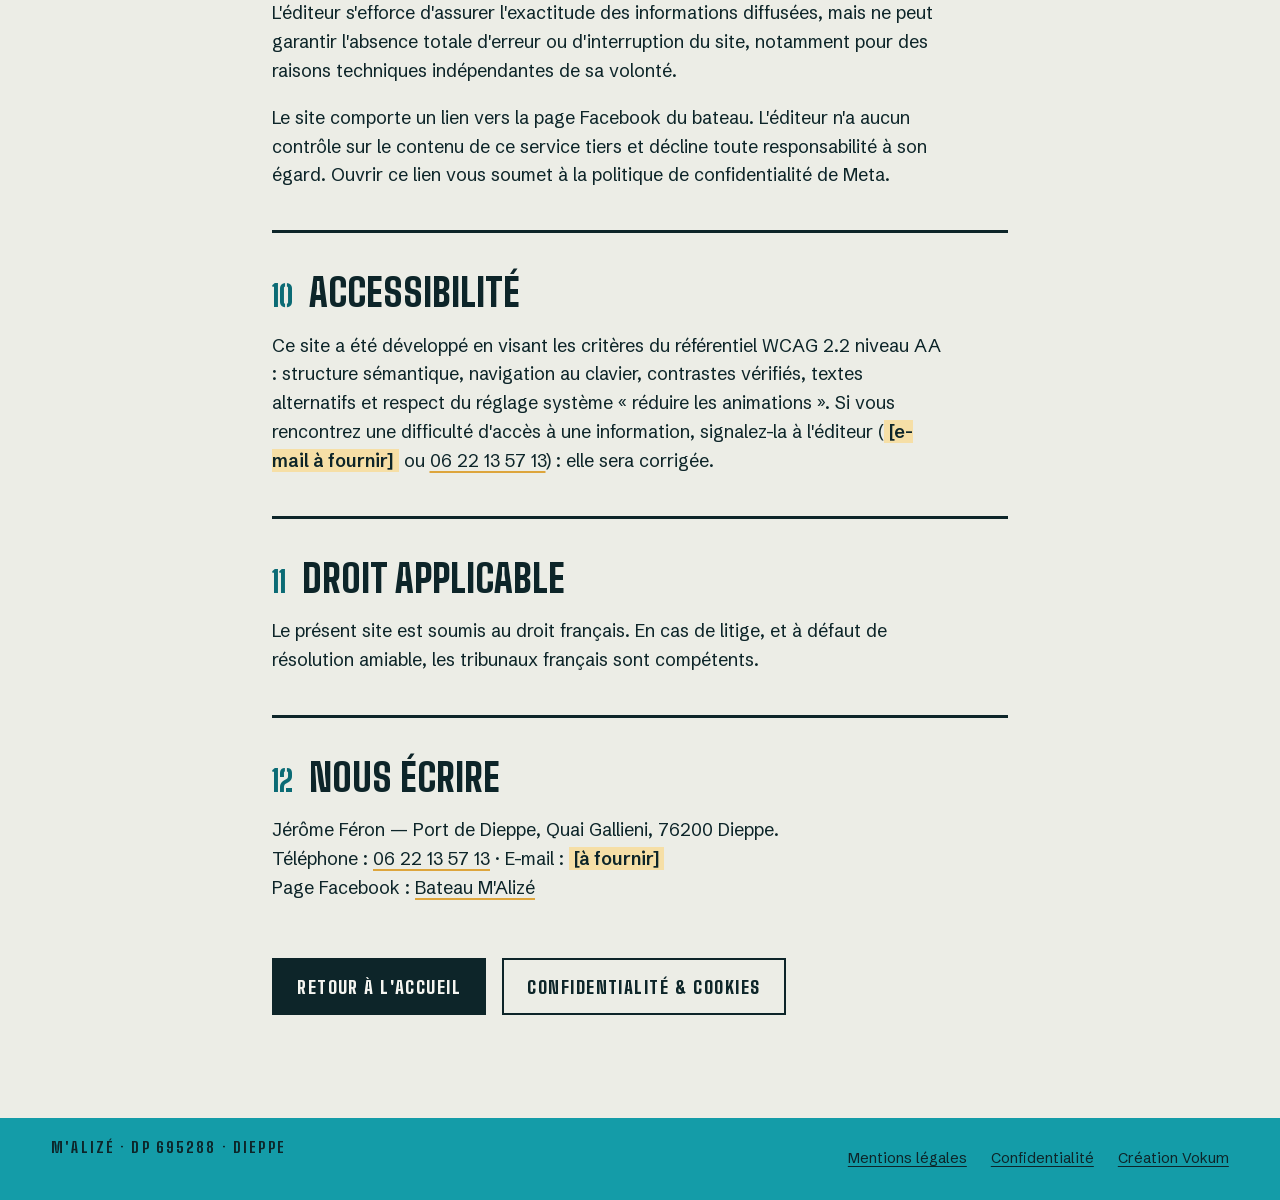
<file: mentions-legales.html>
<!doctype html>
<html lang="fr">
<head>
  <meta charset="utf-8">
  <meta name="viewport" content="width=device-width, initial-scale=1">
  <title>Mentions légales — M'Alizé</title>
  <meta name="description" content="Mentions légales du site M'Alizé : éditeur Jérôme Féron (entrepreneur individuel, SIREN 504 828 575), hébergement, propriété intellectuelle.">
  <link rel="canonical" href="https://alize-six.vercel.app/mentions-legales.html">
  <meta name="theme-color" content="#149CA8">
  <link rel="icon" href="/favicon.ico" sizes="any">
  <link rel="apple-touch-icon" href="/apple-touch-icon.png">
  <link rel="preload" href="/assets/fonts/bigshoulders.woff2" as="font" type="font/woff2" crossorigin>
  <link rel="stylesheet" href="/assets/css/commons/base.css">
  <link rel="stylesheet" href="/assets/css/ui/site-header.css">
  <link rel="stylesheet" href="/assets/css/modules/legal.css">
</head>
<body class="legal-page">
  <a class="skip-link" href="#contenu">Aller au contenu</a>
  <header class="site-header site-header--legal">
    <a class="site-header__mark" href="/" aria-label="M'Alizé, retour à l'accueil">
      <span class="site-header__name hull-type">M'Alizé</span>
      <span class="site-header__reg meta" aria-hidden="true">DP 695288</span>
    </a>
    <a class="legal-back meta" href="/">Retour au site</a>
  </header>
  <hr class="liston">
  <main class="legal-main" id="contenu">
    <div class="legal-wrap">
      <div class="legal-kicker">Livre de bord — Mentions légales</div>
      <h1 class="legal-title">Mentions légales</h1>
      <p class="legal-updated">Dernière mise à jour : 9 octobre 2026</p>
      <p class="legal-intro">Qui édite ce site, qui l'héberge, à qui appartiennent les textes et les photos. C'est l'article 6 de la loi n° 2004-575 du 21 juin 2004 pour la confiance dans l'économie numérique (LCEN) qui l'exige.</p>

      <p class="legal-p">Les informations marquées <span class="manque">[à fournir]</span> n'ont pas pu être vérifiées à une source officielle et doivent être complétées par l'éditeur avant la mise en ligne. Elles apparaissent en surbrillance exprès : un trou doit se voir, pas se combler avec une supposition. <strong>Aucune donnée n'a été inventée.</strong></p>

      <section class="legal-section">
        <h2 class="legal-h"><span>01</span>Éditeur du site</h2>
        <p class="legal-p">Ce site est édité par une <strong>personne physique</strong> exerçant en entreprise individuelle, et non par une société :</p>
        <ul class="legal-id">
          <li><span class="k">Éditeur</span><span class="lead"></span><span class="v">Jérôme Féron</span></li>
          <li><span class="k">Forme juridique</span><span class="lead"></span><span class="v">Entrepreneur individuel</span></li>
          <li><span class="k">Activité</span><span class="lead"></span><span class="v">Patron-pêcheur</span></li>
          <li><span class="k">Adresse déclarée</span><span class="lead"></span><span class="v">Port de Dieppe, Quai Gallieni, 76200 Dieppe</span></li>
          <li><span class="k">SIREN</span><span class="lead"></span><span class="v">504 828 575</span></li>
          <li><span class="k">SIRET (établissement)</span><span class="lead"></span><span class="v">504 828 575 00010</span></li>
          <li><span class="k">Code APE</span><span class="lead"></span><span class="v">03.11Z — Pêche en mer</span></li>
          <li><span class="k">Immatriculation</span><span class="lead"></span><span class="v">6 mai 2008 au registre national des entreprises</span></li>
          <li><span class="k">Navire exploité</span><span class="lead"></span><span class="v">M'Alizé — DP 695288</span></li>
          <li><span class="k">Téléphone</span><span class="lead"></span><span class="v"><a href="tel:+33622135713">06 22 13 57 13</a></span></li>
          <li><span class="k">E-mail</span><span class="lead"></span><span class="v"><span class="manque">[à fournir]</span></span></li>
          <li><span class="k">TVA intracommunautaire</span><span class="lead"></span><span class="v"><span class="manque">[à fournir — le cas échéant]</span></span></li>
        </ul>

        <div class="legal-source">
          <strong>D'où viennent ces données.</strong> Relevées le 17 juillet 2026 au registre national des entreprises, via l'API publique <a href="https://recherche-entreprises.api.gouv.fr" target="_blank" rel="noopener noreferrer">recherche-entreprises.api.gouv.fr</a>.<br><br>
          <strong>Pourquoi il n'y a ni capital social, ni dénomination sociale, ni RCS.</strong> L'éditeur est un <strong>entrepreneur individuel</strong> : il n'existe pas de personne morale distincte de lui. Une entreprise individuelle n'a donc pas de capital social, pas de dénomination sociale, et n'est pas immatriculée au registre du commerce et des sociétés en tant que société. Elle est identifiée par son SIREN au registre national des entreprises. Ces lignes ne sont pas manquantes : <strong>elles n'existent pas pour cette forme juridique.</strong><br><br>
          <strong>« M'Alizé » est le nom du bateau, pas celui de l'entreprise.</strong> Le navire est immatriculé <strong>DP 695288</strong>. Le registre ne fait apparaître aucune dénomination ni aucun nom commercial déclaré : « M'Alizé » est utilisé ici comme nom du navire et de l'activité, jamais comme raison sociale.<br><br>
          <strong>TVA.</strong> Aucun numéro de TVA intracommunautaire ne figure au registre pour cet éditeur, ce qui est cohérent avec une <strong>franchise en base de TVA</strong>. Le numéro n'est donc pas affirmé ici. S'il y a assujettissement, le numéro doit être ajouté ; à défaut, la mention « TVA non applicable, article 293 B du code général des impôts » doit figurer sur les factures. <span class="manque">[à confirmer avec le comptable]</span>
        </div>
      </section>

      <section class="legal-section">
        <h2 class="legal-h"><span>02</span>Directeur de la publication</h2>
        <p class="legal-p">Le directeur de la publication est <strong>Jérôme Féron</strong>, patron-pêcheur et exploitant du navire M'Alizé (DP 695288).</p>
        <p class="legal-p">Pour une entreprise individuelle, le directeur de la publication est l'entrepreneur lui-même : il n'y a pas de gérant à désigner. Cette mention est reprise du site existant et concorde avec le registre national des entreprises, qui identifie Jérôme Féron comme seule personne physique à la tête de l'entreprise. <span class="manque">[à confirmer par l'éditeur]</span></p>
      </section>

      <section class="legal-section">
        <h2 class="legal-h"><span>03</span>Adresse déclarée et point de vente</h2>
        <p class="legal-p">Ce sont <strong>deux choses différentes</strong>, et ce site ne les confond pas :</p>
        <ul class="legal-list">
          <li><strong>L'adresse déclarée de l'entreprise</strong> — <em>Port de Dieppe, Quai Gallieni, 76200 Dieppe</em>. C'est l'adresse administrative inscrite au registre national des entreprises. C'est celle qui identifie l'éditeur au sens de la LCEN.</li>
          <li><strong>Le point de vente à quai</strong> — secteur <em>« Les Barrières »</em>, Port de Dieppe (76200). C'est le lieu où le poisson est vendu au retour de pêche, tel qu'annoncé sur ce site.</li>
        </ul>
        <p class="legal-p"><span class="manque">[à confirmer — écart entre le quai de vente annoncé (« Les Barrières ») et l'adresse déclarée au registre (Quai Gallieni)]</span></p>
        <p class="legal-p">Les deux peuvent parfaitement coexister : une adresse administrative n'est pas nécessairement le point de vente. Mais l'écart est signalé plutôt que gommé, et doit être confirmé par l'éditeur. <strong>Le quai « Les Barrières » n'est pas présenté ici comme le siège de l'entreprise.</strong></p>
      </section>

      <section class="legal-section">
        <h2 class="legal-h"><span>04</span>Hébergement</h2>
        <p class="legal-p">Le site est hébergé par :</p>
        <ul class="legal-id">
          <li><span class="k">Hébergeur</span><span class="lead"></span><span class="v">Vercel Inc.</span></li>
          <li><span class="k">Adresse</span><span class="lead"></span><span class="v">440 N Barranca Ave #4133, Covina, CA 91723, États-Unis</span></li>
          <li><span class="k">Téléphone</span><span class="lead"></span><span class="v"><span class="manque">[à fournir]</span></span></li>
          <li><span class="k">Site</span><span class="lead"></span><span class="v"><a href="https://vercel.com" target="_blank" rel="noopener noreferrer">vercel.com</a></span></li>
        </ul>
        <p class="legal-p">L'article 6 III-1 de la loi n° 2004-575 du 21 juin 2004 impose de mentionner le nom, la dénomination, l'adresse et le téléphone de l'hébergeur. L'adresse est celle indiquée dans les conditions d'utilisation de Vercel ; son numéro de téléphone n'y figure pas et reste à obtenir.</p>
      </section>

      <section class="legal-section">
        <h2 class="legal-h"><span>05</span>Conception et réalisation</h2>
        <p class="legal-p">Conception éditoriale, direction artistique et développement : <a href="https://vokumagency.com" target="_blank" rel="noopener noreferrer">Vokum</a>.</p>
      </section>

      <div class="legal-sep" aria-hidden="true">• • •</div>

      <section class="legal-section">
        <h2 class="legal-h"><span>06</span>Propriété intellectuelle</h2>
        <p class="legal-p">L'ensemble des éléments présents sur ce site (textes, photographies, illustrations, charte graphique, structure) est protégé par le droit de la propriété intellectuelle. Toute reproduction, représentation, modification ou adaptation totale ou partielle de ces éléments, sans autorisation écrite préalable, est strictement interdite.</p>
        <p class="legal-p">Le nom « M'Alizé » et le numéro d'immatriculation du navire (DP 695288) identifient le bateau exploité par l'éditeur.</p>

        <p class="legal-p"><strong>Photographies.</strong> <span class="manque">[auteur des photographies et étendue de la cession de droits à fournir]</span> — aucun crédit photographique ne figure sur le site ni dans les fichiers. L'auteur des images (bateau, pêcheur, produits, littoral), le support, la durée et le territoire de la cession doivent être documentés avant la mise en ligne. Les personnes reconnaissables sur les images doivent avoir donné leur autorisation au titre du droit à l'image.</p>

        <p class="legal-p"><strong>Polices de caractères.</strong> Le site utilise les familles Big Shoulders, Big Shoulders Stencil et Schibsted Grotesk, distribuées sous licence <a href="https://openfontlicense.org" target="_blank" rel="noopener noreferrer">SIL Open Font License 1.1</a> et hébergées sur le serveur du site.</p>

        <p class="legal-p"><strong>Marques citées.</strong> Facebook est une marque de Meta Platforms, Inc. Les noms de ports, de communes et de producteurs partenaires cités sur ce site le sont à titre d'information et restent la propriété de leurs titulaires respectifs.</p>
      </section>

      <div class="legal-sep" aria-hidden="true">• • •</div>

      <section class="legal-section">
        <h2 class="legal-h"><span>07</span>Ce que fait ce site, et ce qu'il ne fait pas</h2>
        <p class="legal-p">Ce site est un <strong>site vitrine</strong>. Il présente le bateau, la pêche, les produits et les informations pratiques.</p>
        <ul class="legal-list">
          <li>il ne vend aucun produit en ligne et n'affiche aucun prix ;</li>
          <li>il n'encaisse aucun paiement et ne reçoit aucune donnée bancaire ;</li>
          <li>il ne comporte aucun formulaire, aucun panier, aucun compte utilisateur, aucune newsletter ;</li>
          <li>il n'utilise aucun outil de mesure d'audience ;</li>
          <li>il ne dépose aucun cookie.</li>
        </ul>
        <p class="legal-p"><strong>Aucune commande ne se passe sur ce site.</strong> Les boutons « Prochaines ventes » sont des liens sortants vers la page Facebook du bateau, un service tiers qui a son propre site, ses propres conditions et sa propre politique de confidentialité. Rien n'est chargé depuis Facebook tant que vous ne cliquez pas. Le numéro de téléphone est un lien d'appel : il ouvre votre application téléphone, il n'envoie rien à ce site.</p>
        <p class="legal-p">Aucun contrat n'étant conclu par l'intermédiaire de ce site, il n'y a pas lieu d'y établir de conditions générales d'utilisation, et aucune condition générale de vente n'est publiée ici.</p>

        <div class="legal-source">
          <strong>Point à trancher avant la mise en ligne — la vente à distance.</strong> Ce site annonce une <strong>livraison possible sur commande</strong>, et invite à commander <strong>par téléphone ou par message sur Facebook</strong>. Si des commandes sont effectivement prises et conclues à distance, alors — indépendamment de ce site, qui n'est qu'une vitrine — l'activité relève de la <strong>vente à distance</strong> au sens des articles L221-1 et suivants du code de la consommation. Cela emporterait deux obligations pour l'entreprise : l'information précontractuelle sur le <strong>droit de rétractation</strong> (avec, en pratique, l'exception de l'<strong>article L221-28 4°</strong> du code de la consommation, qui écarte ce droit pour « les biens susceptibles de se détériorer ou de se périmer rapidement » — ce qui vise le poisson et les crustacés vivants), et la désignation d'un <strong>médiateur de la consommation</strong> (article L612-1 du code de la consommation), dont les coordonnées devraient alors figurer ici.<br><br>
          Ce point n'est pas tranché à la place de l'éditeur, et <strong>aucune CGV n'a été rédigée</strong> : il faut d'abord établir comment les commandes sont réellement prises et conclues. <span class="manque">[à trancher avec l'éditeur — voir LEGAL-TODO]</span>
        </div>
      </section>

      <section class="legal-section">
        <h2 class="legal-h"><span>08</span>Information sur les produits de la pêche</h2>
        <p class="legal-p">Ce site présente des espèces (bulots, homards bleus, bouquets, seiches, poissons de saison) sans en afficher les prix, et sans vente en ligne.</p>
        <p class="legal-p">L'information obligatoire du consommateur sur les produits de la pêche — <strong>dénomination commerciale et nom scientifique de l'espèce, méthode de production, zone de capture, catégorie d'engin de pêche, mention du produit décongelé le cas échéant</strong> — est exigée par le <strong>règlement (UE) n° 1379/2013</strong> au stade de la <strong>mise en vente au consommateur final</strong>. Elle doit donc être assurée <strong>au point de vente à quai</strong> (affichage, étiquetage), ce que ce site ne remplace pas.</p>
        <p class="legal-p"><span class="manque">[à vérifier — affichage réglementaire au point de vente à quai]</span>. Si des prix ou une carte des produits venaient à être publiés sur ce site, ces mentions devraient également y figurer.</p>
      </section>

      <section class="legal-section">
        <h2 class="legal-h"><span>09</span>Responsabilité</h2>
        <p class="legal-p">Les informations diffusées sur ce site (horaires de vente, disponibilité des produits, lieux de vente) sont données à titre indicatif et peuvent évoluer selon les marées, la météo et les retours de pêche. L'éditeur ne saurait être tenu responsable des désagréments liés à un déplacement non suivi d'une vente effective.</p>
        <p class="legal-p">L'éditeur s'efforce d'assurer l'exactitude des informations diffusées, mais ne peut garantir l'absence totale d'erreur ou d'interruption du site, notamment pour des raisons techniques indépendantes de sa volonté.</p>
        <p class="legal-p">Le site comporte un lien vers la page Facebook du bateau. L'éditeur n'a aucun contrôle sur le contenu de ce service tiers et décline toute responsabilité à son égard. Ouvrir ce lien vous soumet à la politique de confidentialité de Meta.</p>
      </section>

      <section class="legal-section">
        <h2 class="legal-h"><span>10</span>Accessibilité</h2>
        <p class="legal-p">Ce site a été développé en visant les critères du référentiel WCAG 2.2 niveau AA : structure sémantique, navigation au clavier, contrastes vérifiés, textes alternatifs et respect du réglage système « réduire les animations ». Si vous rencontrez une difficulté d'accès à une information, signalez-la à l'éditeur (<span class="manque">[e-mail à fournir]</span> ou <a href="tel:+33622135713">06 22 13 57 13</a>) : elle sera corrigée.</p>
      </section>

      <section class="legal-section">
        <h2 class="legal-h"><span>11</span>Droit applicable</h2>
        <p class="legal-p">Le présent site est soumis au droit français. En cas de litige, et à défaut de résolution amiable, les tribunaux français sont compétents.</p>
      </section>

      <section class="legal-section">
        <h2 class="legal-h"><span>12</span>Nous écrire</h2>
        <p class="legal-p">Jérôme Féron — Port de Dieppe, Quai Gallieni, 76200 Dieppe.<br>
        Téléphone : <a href="tel:+33622135713">06 22 13 57 13</a> · E-mail : <span class="manque">[à fournir]</span><br>
        Page Facebook : <a href="https://www.facebook.com/p/Bateau-MAliz%C3%A9-100050654394732/" target="_blank" rel="noopener noreferrer">Bateau M'Alizé</a></p>
      </section>

      <div class="legal-actions">
        <a class="legal-btn" href="/">Retour à l'accueil</a>
        <a class="legal-btn ghost" href="/politique-confidentialite.html">Confidentialité &amp; cookies</a>
      </div>

    </div>
  </main>
  <footer class="legal-foot">
    <div class="wrap legal-foot__inner">
      <span class="meta">M'Alizé · DP 695288 · Dieppe</span>
      <nav aria-label="Informations légales">
        <a href="/mentions-legales.html" aria-current="page">Mentions légales</a>
        <a href="/politique-confidentialite.html">Confidentialité</a>
        <a href="https://vokumagency.com" target="_blank" rel="noopener">Création Vokum</a>
      </nav>
    </div>
  </footer>
</body>
</html>
</file>
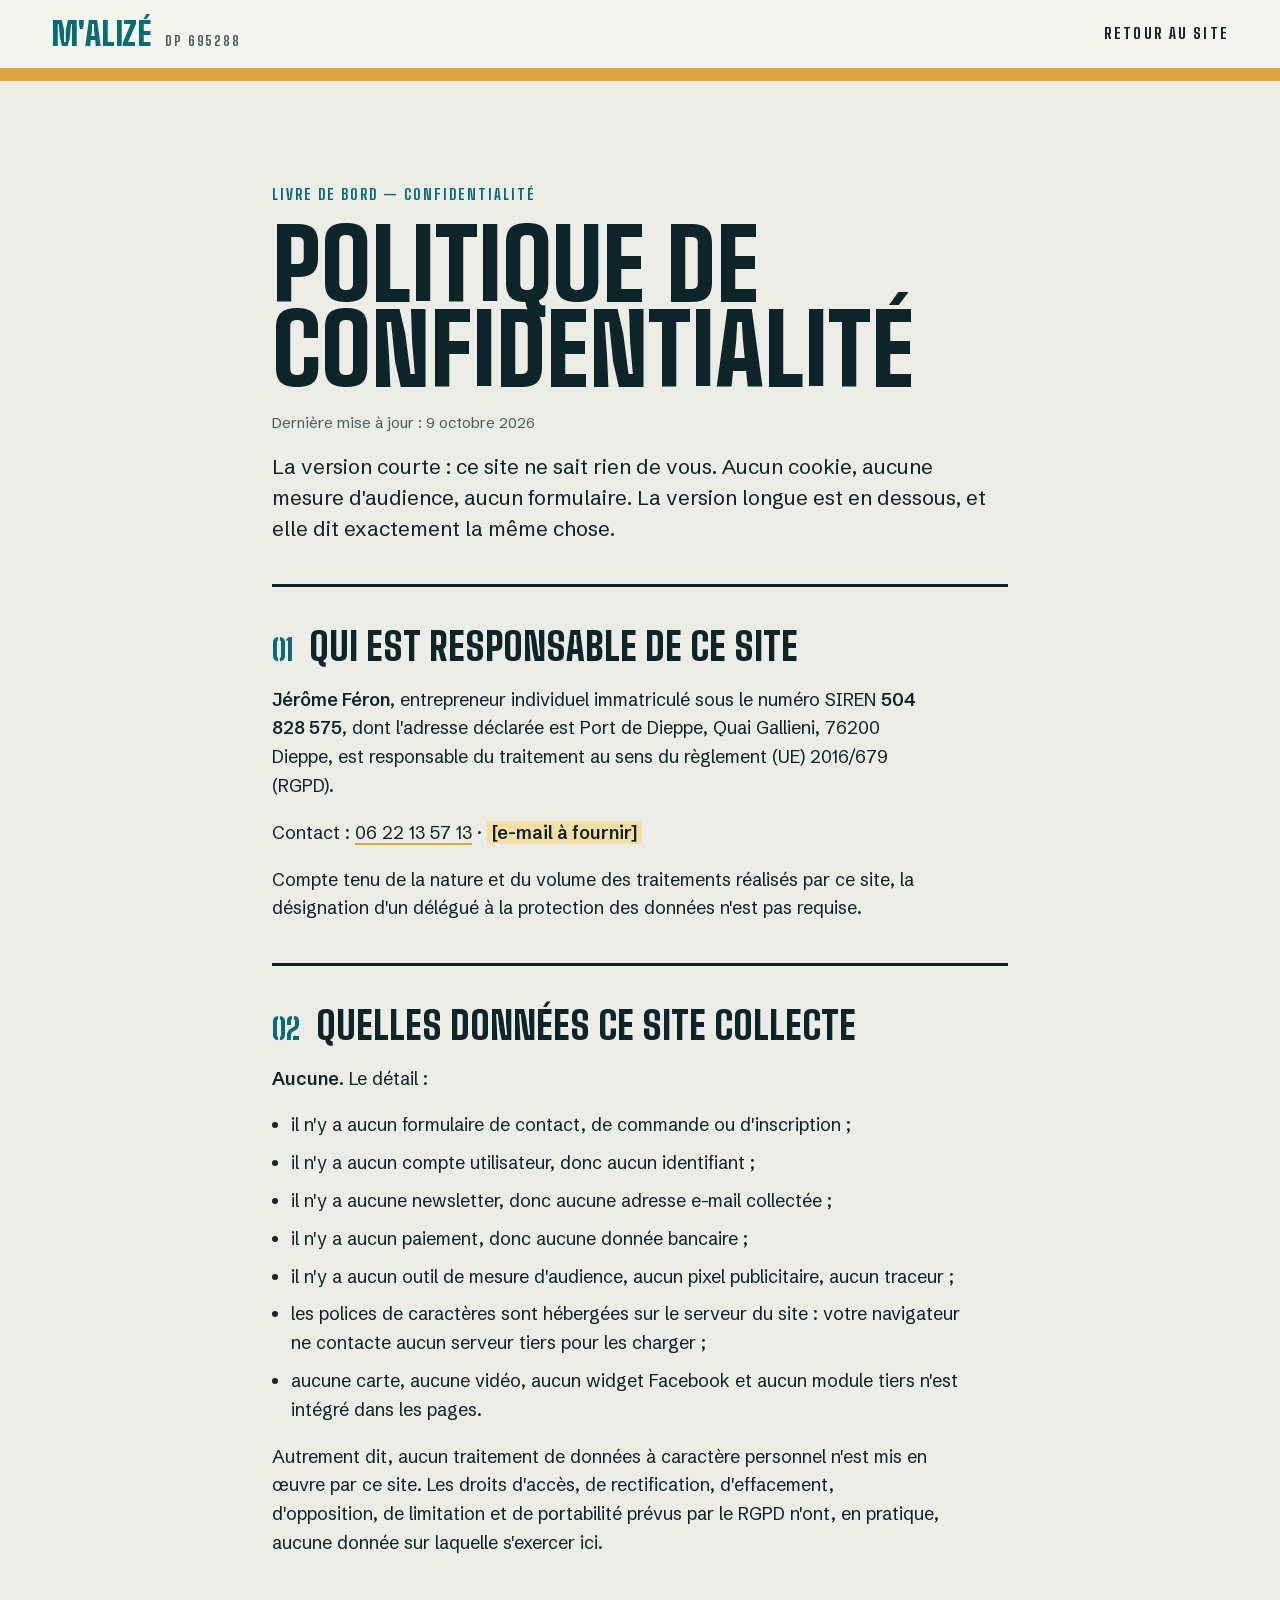
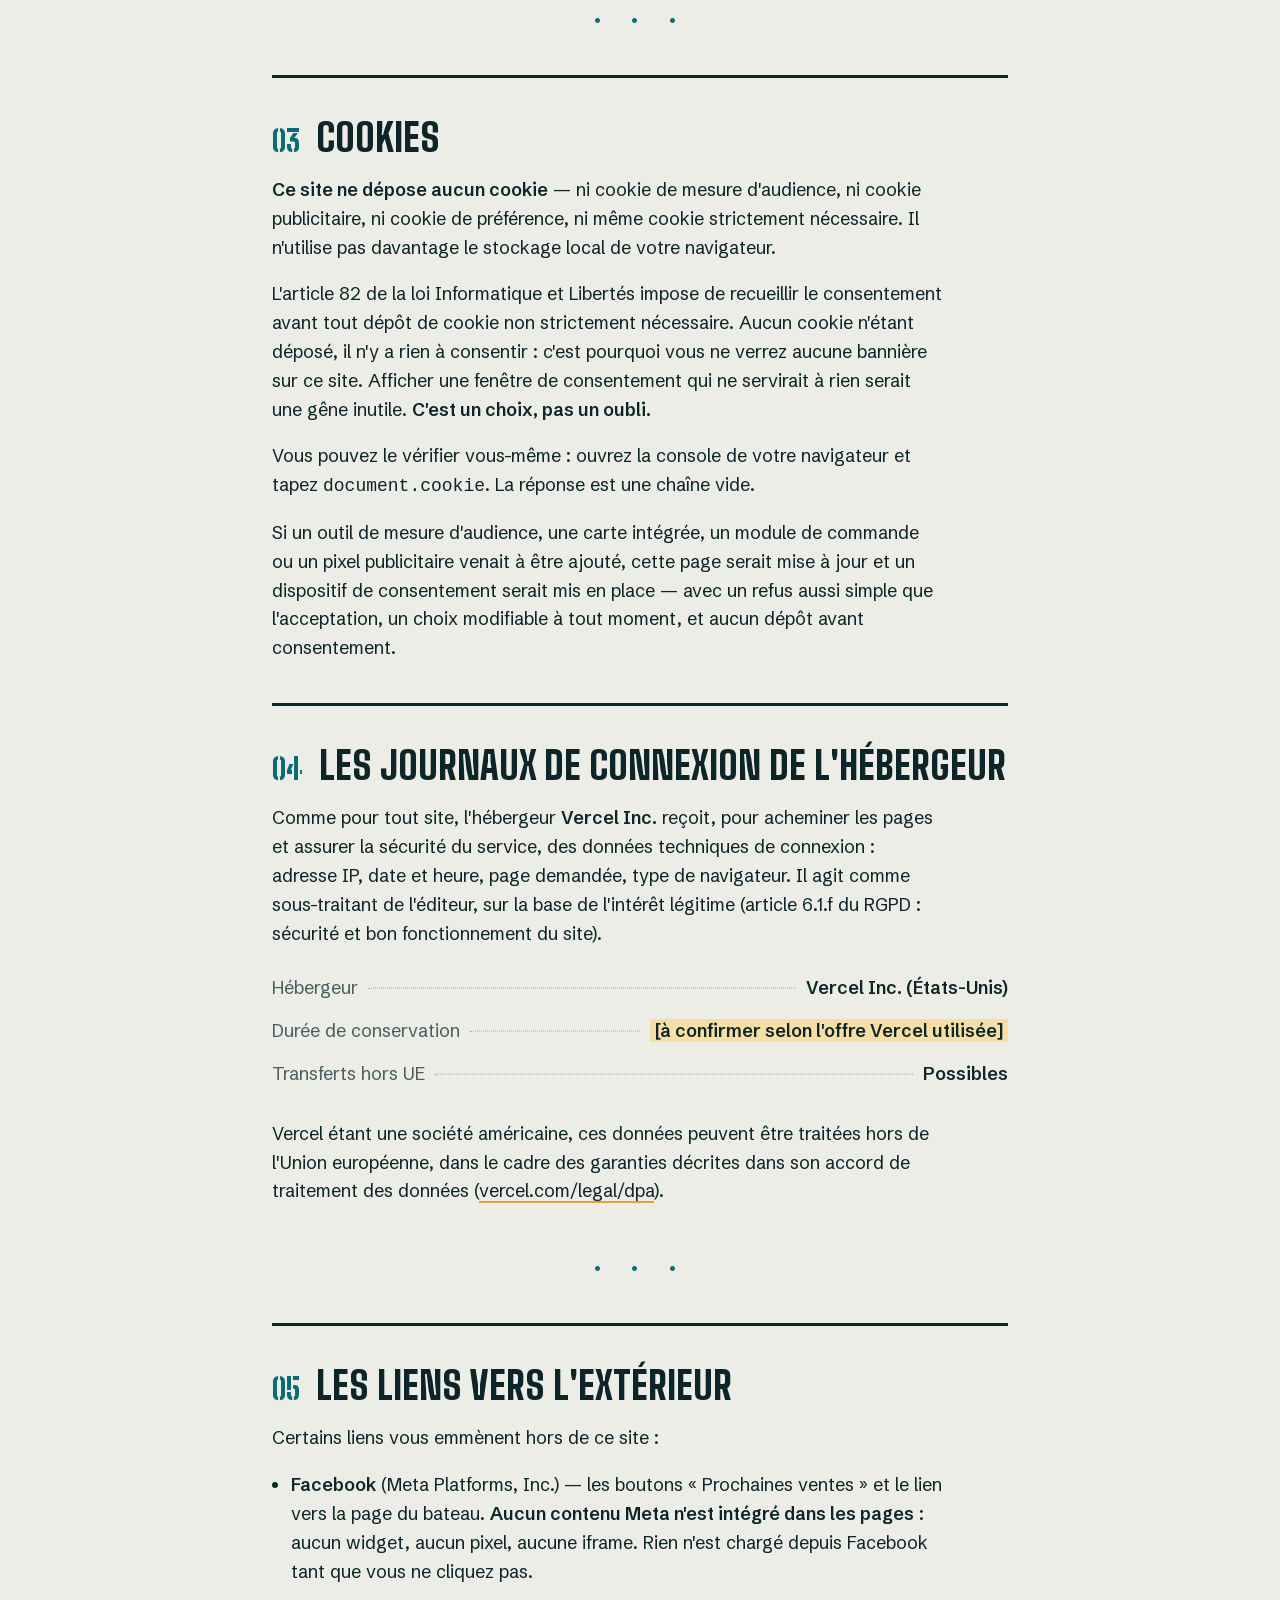
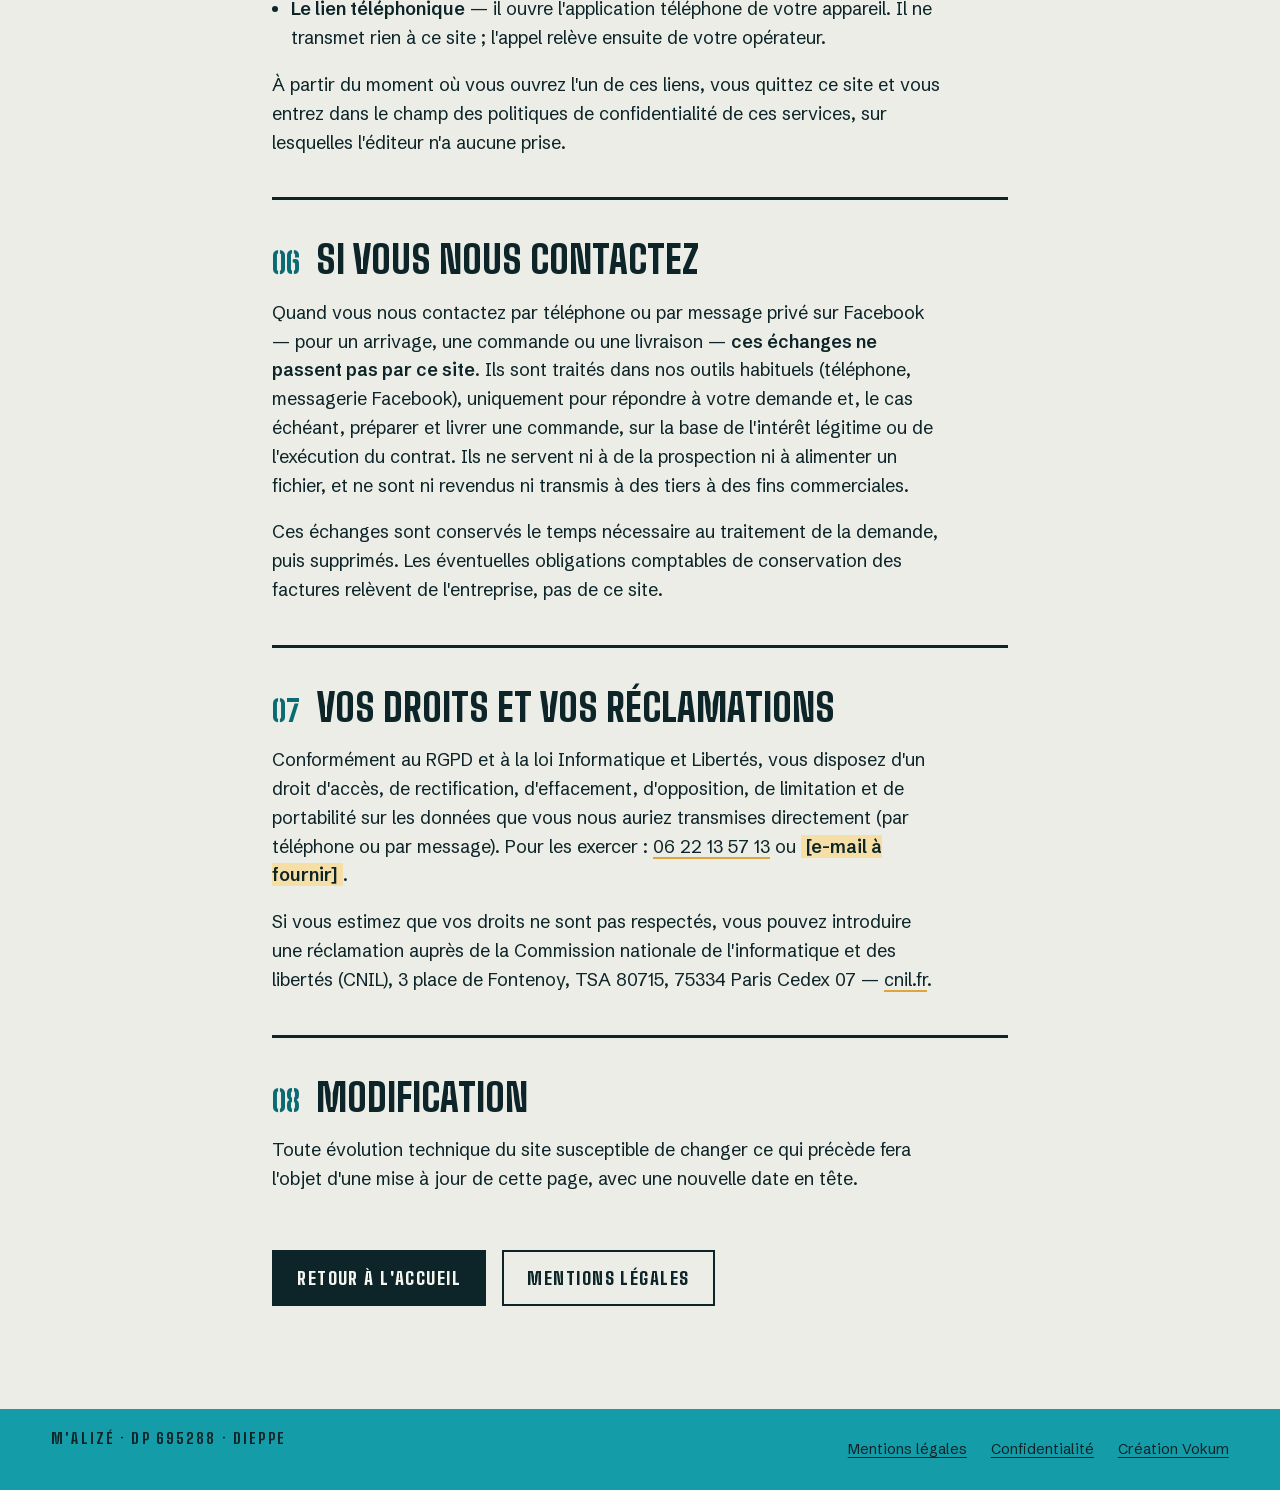
<file: politique-confidentialite.html>
<!doctype html>
<html lang="fr">
<head>
  <meta charset="utf-8">
  <meta name="viewport" content="width=device-width, initial-scale=1">
  <title>Confidentialité — M'Alizé</title>
  <meta name="description" content="Politique de confidentialité du site M'Alizé : aucun cookie, aucune mesure d'audience, aucun formulaire. Ce site ne collecte rien.">
  <link rel="canonical" href="https://alize-six.vercel.app/politique-confidentialite.html">
  <meta name="theme-color" content="#149CA8">
  <link rel="icon" href="/favicon.ico" sizes="any">
  <link rel="apple-touch-icon" href="/apple-touch-icon.png">
  <link rel="preload" href="/assets/fonts/bigshoulders.woff2" as="font" type="font/woff2" crossorigin>
  <link rel="stylesheet" href="/assets/css/commons/base.css">
  <link rel="stylesheet" href="/assets/css/ui/site-header.css">
  <link rel="stylesheet" href="/assets/css/modules/legal.css">
</head>
<body class="legal-page">
  <a class="skip-link" href="#contenu">Aller au contenu</a>
  <header class="site-header site-header--legal">
    <a class="site-header__mark" href="/" aria-label="M'Alizé, retour à l'accueil">
      <span class="site-header__name hull-type">M'Alizé</span>
      <span class="site-header__reg meta" aria-hidden="true">DP 695288</span>
    </a>
    <a class="legal-back meta" href="/">Retour au site</a>
  </header>
  <hr class="liston">
  <main class="legal-main" id="contenu">
    <div class="legal-wrap">
      <div class="legal-kicker">Livre de bord — Confidentialité</div>
      <h1 class="legal-title">Politique de confidentialité</h1>
      <p class="legal-updated">Dernière mise à jour : 9 octobre 2026</p>
      <p class="legal-intro">La version courte : ce site ne sait rien de vous. Aucun cookie, aucune mesure d'audience, aucun formulaire. La version longue est en dessous, et elle dit exactement la même chose.</p>

      <section class="legal-section">
        <h2 class="legal-h"><span>01</span>Qui est responsable de ce site</h2>
        <p class="legal-p"><strong>Jérôme Féron</strong>, entrepreneur individuel immatriculé sous le numéro SIREN <strong>504 828 575</strong>, dont l'adresse déclarée est Port de Dieppe, Quai Gallieni, 76200 Dieppe, est responsable du traitement au sens du règlement (UE) 2016/679 (RGPD).</p>
        <p class="legal-p">Contact : <a href="tel:+33622135713">06 22 13 57 13</a> · <span class="manque">[e-mail à fournir]</span></p>
        <p class="legal-p">Compte tenu de la nature et du volume des traitements réalisés par ce site, la désignation d'un délégué à la protection des données n'est pas requise.</p>
      </section>

      <section class="legal-section">
        <h2 class="legal-h"><span>02</span>Quelles données ce site collecte</h2>
        <p class="legal-p"><strong>Aucune.</strong> Le détail :</p>
        <ul class="legal-list">
          <li>il n'y a aucun formulaire de contact, de commande ou d'inscription ;</li>
          <li>il n'y a aucun compte utilisateur, donc aucun identifiant ;</li>
          <li>il n'y a aucune newsletter, donc aucune adresse e-mail collectée ;</li>
          <li>il n'y a aucun paiement, donc aucune donnée bancaire ;</li>
          <li>il n'y a aucun outil de mesure d'audience, aucun pixel publicitaire, aucun traceur ;</li>
          <li>les polices de caractères sont hébergées sur le serveur du site : votre navigateur ne contacte aucun serveur tiers pour les charger ;</li>
          <li>aucune carte, aucune vidéo, aucun widget Facebook et aucun module tiers n'est intégré dans les pages.</li>
        </ul>
        <p class="legal-p">Autrement dit, aucun traitement de données à caractère personnel n'est mis en œuvre par ce site. Les droits d'accès, de rectification, d'effacement, d'opposition, de limitation et de portabilité prévus par le RGPD n'ont, en pratique, aucune donnée sur laquelle s'exercer ici.</p>
      </section>

      <div class="legal-sep" aria-hidden="true">• • •</div>

      <section class="legal-section">
        <h2 class="legal-h" id="cookies"><span>03</span>Cookies</h2>
        <p class="legal-p"><strong>Ce site ne dépose aucun cookie</strong> — ni cookie de mesure d'audience, ni cookie publicitaire, ni cookie de préférence, ni même cookie strictement nécessaire. Il n'utilise pas davantage le stockage local de votre navigateur.</p>
        <p class="legal-p">L'article 82 de la loi Informatique et Libertés impose de recueillir le consentement avant tout dépôt de cookie non strictement nécessaire. Aucun cookie n'étant déposé, il n'y a rien à consentir : c'est pourquoi vous ne verrez aucune bannière sur ce site. Afficher une fenêtre de consentement qui ne servirait à rien serait une gêne inutile. <strong>C'est un choix, pas un oubli.</strong></p>
        <p class="legal-p">Vous pouvez le vérifier vous-même : ouvrez la console de votre navigateur et tapez <code>document.cookie</code>. La réponse est une chaîne vide.</p>
        <p class="legal-p">Si un outil de mesure d'audience, une carte intégrée, un module de commande ou un pixel publicitaire venait à être ajouté, cette page serait mise à jour et un dispositif de consentement serait mis en place — avec un refus aussi simple que l'acceptation, un choix modifiable à tout moment, et aucun dépôt avant consentement.</p>
      </section>

      <section class="legal-section">
        <h2 class="legal-h"><span>04</span>Les journaux de connexion de l'hébergeur</h2>
        <p class="legal-p">Comme pour tout site, l'hébergeur <strong>Vercel Inc.</strong> reçoit, pour acheminer les pages et assurer la sécurité du service, des données techniques de connexion : adresse IP, date et heure, page demandée, type de navigateur. Il agit comme sous-traitant de l'éditeur, sur la base de l'intérêt légitime (article 6.1.f du RGPD : sécurité et bon fonctionnement du site).</p>
        <ul class="legal-id">
          <li><span class="k">Hébergeur</span><span class="lead"></span><span class="v">Vercel Inc. (États-Unis)</span></li>
          <li><span class="k">Durée de conservation</span><span class="lead"></span><span class="v"><span class="manque">[à confirmer selon l'offre Vercel utilisée]</span></span></li>
          <li><span class="k">Transferts hors UE</span><span class="lead"></span><span class="v">Possibles</span></li>
        </ul>
        <p class="legal-p">Vercel étant une société américaine, ces données peuvent être traitées hors de l'Union européenne, dans le cadre des garanties décrites dans son accord de traitement des données (<a href="https://vercel.com/legal/dpa" target="_blank" rel="noopener noreferrer">vercel.com/legal/dpa</a>).</p>
      </section>

      <div class="legal-sep" aria-hidden="true">• • •</div>

      <section class="legal-section">
        <h2 class="legal-h"><span>05</span>Les liens vers l'extérieur</h2>
        <p class="legal-p">Certains liens vous emmènent hors de ce site :</p>
        <ul class="legal-list">
          <li><strong>Facebook</strong> (Meta Platforms, Inc.) — les boutons « Prochaines ventes » et le lien vers la page du bateau. <strong>Aucun contenu Meta n'est intégré dans les pages</strong> : aucun widget, aucun pixel, aucune iframe. Rien n'est chargé depuis Facebook tant que vous ne cliquez pas.</li>
          <li><strong>Le lien téléphonique</strong> — il ouvre l'application téléphone de votre appareil. Il ne transmet rien à ce site ; l'appel relève ensuite de votre opérateur.</li>
        </ul>
        <p class="legal-p">À partir du moment où vous ouvrez l'un de ces liens, vous quittez ce site et vous entrez dans le champ des politiques de confidentialité de ces services, sur lesquelles l'éditeur n'a aucune prise.</p>
      </section>

      <section class="legal-section">
        <h2 class="legal-h"><span>06</span>Si vous nous contactez</h2>
        <p class="legal-p">Quand vous nous contactez par téléphone ou par message privé sur Facebook — pour un arrivage, une commande ou une livraison — <strong>ces échanges ne passent pas par ce site</strong>. Ils sont traités dans nos outils habituels (téléphone, messagerie Facebook), uniquement pour répondre à votre demande et, le cas échéant, préparer et livrer une commande, sur la base de l'intérêt légitime ou de l'exécution du contrat. Ils ne servent ni à de la prospection ni à alimenter un fichier, et ne sont ni revendus ni transmis à des tiers à des fins commerciales.</p>
        <p class="legal-p">Ces échanges sont conservés le temps nécessaire au traitement de la demande, puis supprimés. Les éventuelles obligations comptables de conservation des factures relèvent de l'entreprise, pas de ce site.</p>
      </section>

      <section class="legal-section">
        <h2 class="legal-h"><span>07</span>Vos droits et vos réclamations</h2>
        <p class="legal-p">Conformément au RGPD et à la loi Informatique et Libertés, vous disposez d'un droit d'accès, de rectification, d'effacement, d'opposition, de limitation et de portabilité sur les données que vous nous auriez transmises directement (par téléphone ou par message). Pour les exercer : <a href="tel:+33622135713">06 22 13 57 13</a> ou <span class="manque">[e-mail à fournir]</span>.</p>
        <p class="legal-p">Si vous estimez que vos droits ne sont pas respectés, vous pouvez introduire une réclamation auprès de la Commission nationale de l'informatique et des libertés (CNIL), 3 place de Fontenoy, TSA 80715, 75334 Paris Cedex 07 — <a href="https://www.cnil.fr" target="_blank" rel="noopener noreferrer">cnil.fr</a>.</p>
      </section>

      <section class="legal-section">
        <h2 class="legal-h"><span>08</span>Modification</h2>
        <p class="legal-p">Toute évolution technique du site susceptible de changer ce qui précède fera l'objet d'une mise à jour de cette page, avec une nouvelle date en tête.</p>
      </section>

      <div class="legal-actions">
        <a class="legal-btn" href="/">Retour à l'accueil</a>
        <a class="legal-btn ghost" href="/mentions-legales.html">Mentions légales</a>
      </div>

    </div>
  </main>
  <footer class="legal-foot">
    <div class="wrap legal-foot__inner">
      <span class="meta">M'Alizé · DP 695288 · Dieppe</span>
      <nav aria-label="Informations légales">
        <a href="/mentions-legales.html">Mentions légales</a>
        <a href="/politique-confidentialite.html" aria-current="page">Confidentialité</a>
        <a href="https://vokumagency.com" target="_blank" rel="noopener">Création Vokum</a>
      </nav>
    </div>
  </footer>
</body>
</html>
</file>
<file: assets/css/commons/base.css>
/* =========================================================================
   M'ALIZÉ — v4 « La livrée »
   Le site porte la peinture du bateau : coque turquoise, liston jaune,
   timonerie blanche, immatriculation peinte. Les sections claires sont
   la craie de la Côte d'Albâtre, les sombres la Manche.
   ========================================================================= */

@font-face {
  font-family: "Big Shoulders";
  src: url("/assets/fonts/bigshoulders.woff2") format("woff2");
  font-weight: 600 900;
  font-display: swap;
}
@font-face {
  font-family: "Big Shoulders Stencil";
  src: url("/assets/fonts/bigshoulders-stencil.woff2") format("woff2");
  font-weight: 700 900;
  font-display: swap;
}
@font-face {
  font-family: "Schibsted Grotesk";
  src: url("/assets/fonts/schibsted.woff2") format("woff2");
  font-weight: 400 600;
  font-display: swap;
}
@font-face {
  font-family: "Schibsted Grotesk";
  src: url("/assets/fonts/schibsted-italic.woff2") format("woff2");
  font-weight: 400;
  font-style: italic;
  font-display: swap;
}

:root {
  /* Livrée du bateau */
  --coque: #149CA8;          /* turquoise de coque — grands aplats, grands titres */
  --coque-txt: #0B6B75;      /* variante texte sur clair (5,3:1 sur craie) */
  --liston: #DDA53C;         /* bande jaune — le geste signature */
  --cabine: #F5F5F0;         /* blanc de timonerie */
  /* Milieu */
  --craie: #ECEDE6;          /* falaises de la Côte d'Albâtre */
  --manche: #0A3C43;         /* la Manche, sous la flottaison */
  --manche-2: #072D33;
  --encre: #0D2529;          /* texte */
  --encre-2: #4A5D60;        /* texte secondaire (≥ 4,5:1 sur craie) */
  --silex: rgba(13, 37, 41, .16); /* filets — bancs de silex dans la craie */

  --font-hull: "Big Shoulders", "Arial Narrow", sans-serif;
  --font-crate: "Big Shoulders Stencil", "Big Shoulders", "Arial Narrow", sans-serif;
  --font-body: "Schibsted Grotesk", system-ui, sans-serif;

  --gutter: clamp(1rem, 4vw, 3.5rem);
  --s-1: .5rem; --s-2: 1rem; --s-3: 2rem; --s-4: 4rem; --s-5: 8rem; --s-6: 12rem;

  --liston-h: clamp(8px, 1vw, 14px);
}

*, *::before, *::after { box-sizing: border-box; }
html { -webkit-text-size-adjust: 100%; scroll-behavior: smooth; }
body {
  margin: 0;
  background: var(--craie);
  color: var(--encre);
  font-family: var(--font-body);
  font-size: clamp(1rem, .95rem + .25vw, 1.125rem);
  line-height: 1.6;
  overflow-x: clip;
  text-rendering: optimizeLegibility;
  -webkit-font-smoothing: antialiased;
}
img { display: block; max-width: 100%; height: auto; }
a { color: inherit; }
p { margin: 0 0 1em; }
h1, h2, h3 { margin: 0; font-weight: 800; }

:focus-visible { outline: 3px solid var(--liston); outline-offset: 3px; }

.skip-link {
  position: absolute; left: var(--gutter); top: -100px; z-index: 100;
  background: var(--encre); color: var(--cabine); padding: .75rem 1rem;
}
.skip-link:focus { top: 1rem; }

.visually-hidden {
  position: absolute !important; width: 1px; height: 1px; overflow: hidden;
  clip: rect(0 0 0 0); white-space: nowrap;
}

/* -------------------------------------------------------------------------
   Primitives typographiques
   ------------------------------------------------------------------------- */

/* Lettrage de coque : condensé, capitales, serré */
.hull-type {
  font-family: var(--font-hull);
  font-weight: 900;
  text-transform: uppercase;
  line-height: .86;
  letter-spacing: -.005em;
}

/* Marquage de caisse : pochoir */
.crate-type {
  font-family: var(--font-crate);
  font-weight: 800;
  text-transform: uppercase;
  line-height: .9;
}

/* Méta : livre de bord */
.meta {
  font-family: var(--font-hull);
  font-weight: 700;
  font-size: .95rem;
  letter-spacing: .14em;
  text-transform: uppercase;
  line-height: 1.3;
}

/* Le liston — bande jaune de la coque. Geste signature, 4 apparitions. */
.liston {
  display: block;
  height: var(--liston-h);
  background: var(--liston);
  border: 0;
  margin: 0;
}

/* CTA unique : « Prochaines ventes » */
.cta {
  display: inline-flex; align-items: center; justify-content: center;
  min-height: 48px;
  padding: .8em 1.4em .75em;
  background: var(--liston);
  color: var(--encre);
  font-family: var(--font-hull);
  font-weight: 800;
  font-size: 1.15rem;
  letter-spacing: .08em;
  text-transform: uppercase;
  text-decoration: none;
  line-height: 1;
  transition: background-color var(--dur-fast, 250ms) linear;
}
.cta:hover { background: #E8B655; }

.text-link {
  font-weight: 600;
  text-decoration: underline;
  text-decoration-thickness: 2px;
  text-underline-offset: .25em;
  text-decoration-color: var(--liston);
}
.text-link:hover { text-decoration-color: currentColor; }

.wrap { padding-inline: var(--gutter); max-width: 1680px; margin-inline: auto; }
</file>
<file: assets/css/commons/motion.css>
/* =========================================================================
   Motion — vocabulaire « marée »
   · flot     : les images se découvrent par le bas, comme l'eau qui monte
                (clip-path inset, lent, ease-io — jamais de scale)
   · lettrage : les titres sortent de la ligne de flottaison (masque par mot)
   · liston   : la bande jaune s'étire de gauche à droite
   · houle    : la flottaison du hero ondule, décalage de phase lent
   ========================================================================= */

:root {
  --ease-out: cubic-bezier(0.16, 1, 0.3, 1);
  --ease-io: cubic-bezier(0.65, 0, 0.35, 1);
  --ease-tide: cubic-bezier(0.45, 0, 0.2, 1);
  --dur-fast: 250ms;
  --dur-base: 650ms;
  --dur-slow: 1000ms;
  --dur-tide: 1400ms;
}
@media (max-width: 768px) {
  :root { --dur-base: 450ms; --dur-slow: 700ms; --dur-tide: 950ms; }
}

[data-module-delay] { --module-delay: 0ms; }
[data-reveal], [data-split] {
  --column-delay: 0ms;
  --self-delay: 0ms;
  --local-offset: 0ms;
  --index: 0;
  --stagger: 0ms;
  --delay: calc(var(--module-delay, 0ms) + var(--column-delay) + var(--self-delay)
    + var(--index) * var(--stagger) + var(--local-offset));
}

@keyframes v-fade { from { opacity: 0; } }
@keyframes v-translate { from { translate: var(--tx, 0px) var(--ty, 0px); } }
@keyframes v-scaleX { from { scale: var(--sx, 0) 1; } }
@keyframes v-tide {
  from { clip-path: inset(100% 0 0 0); }
  to   { clip-path: inset(0 0 0 0); }
}

/* Par défaut : léger glissement */
html.--js-inview-enabled [data-reveal] {
  --ty: 1.25rem;
  animation:
    v-translate var(--dur-base, 650ms) var(--ease-out, ease) var(--delay, 0ms) backwards,
    v-fade var(--dur-base, 650ms) linear var(--delay, 0ms) backwards;
  animation-play-state: paused, paused;
}
html.--js-inview-enabled [data-reveal].is-inview { animation-play-state: running, running; }

/* Flot : l'image se découvre par le bas. Le clip est sur l'enfant,
   le parent (observé) reste visible pour l'IntersectionObserver. */
html.--js-inview-enabled [data-reveal="tide"] { animation: none; }
html.--js-inview-enabled [data-reveal="tide"] > * {
  animation: v-tide var(--dur-tide, 1400ms) var(--ease-tide, ease) var(--delay, 0ms) backwards;
  animation-play-state: paused;
}
html.--js-inview-enabled [data-reveal="tide"].is-inview > * { animation-play-state: running; }

/* Liston qui s'étire */
html.--js-inview-enabled [data-reveal="liston"] {
  transform-origin: left center;
  animation: v-scaleX var(--dur-slow, 1000ms) var(--ease-io, ease) var(--delay, 0ms) backwards;
  animation-play-state: paused;
}
html.--js-inview-enabled [data-reveal="liston"].is-inview { animation-play-state: running; }

/* Lettrage — masque par mot */
.word { display: inline-block; overflow: hidden; vertical-align: top; padding: .2em 0 .04em; margin: -.2em 0 -.04em; }
/* padding haut : les capitales accentuées (É, Ô…) dépassent la hauteur de ligne serrée */
.word__inner { display: inline-block; }
html.--js-inview-enabled [data-split] .word__inner {
  --ty: 105%;
  animation: v-translate var(--dur-slow, 1000ms) var(--ease-out, ease)
    calc(var(--delay, 0ms) + var(--word-index, 0) * var(--word-stagger, 70ms)) backwards;
  animation-play-state: paused;
}
html.--js-inview-enabled [data-split].is-inview .word__inner { animation-play-state: running; }

@media (prefers-reduced-motion: reduce) {
  *, *::before, *::after {
    animation-duration: .01ms !important;
    animation-iteration-count: 1 !important;
    transition-duration: .01ms !important;
    scroll-behavior: auto !important;
  }
  html [data-reveal], html [data-reveal] > *, html [data-split] .word__inner {
    animation: none !important; opacity: 1 !important; translate: none !important;
    clip-path: none !important; scale: none !important;
  }
}
</file>
<file: assets/css/ui/site-header.css>
/* Header = timonerie : blanc de cabine sous un bandeau de toit jaune */
.site-loader { position: fixed; inset: 0; z-index: 999; background: var(--cabine); opacity: 1; pointer-events: none; }
.site-loader.--js-ready { opacity: 0; transition: opacity var(--dur-fast) linear; }

.site-header {
  position: sticky; top: 0; z-index: 50;
  display: flex; align-items: center; justify-content: space-between; gap: var(--s-3);
  height: 68px;
  padding-inline: var(--gutter);
  background: var(--cabine);
  border-top: 6px solid var(--liston);
  color: var(--encre);
}
.site-header__mark { display: flex; align-items: baseline; gap: .9rem; text-decoration: none; }
.site-header__name { font-size: 2rem; line-height: 1; color: var(--coque-txt); }
.site-header__reg { font-size: .8rem; color: var(--encre-2); }

.site-header__nav { display: flex; align-items: center; gap: var(--s-3); }
.site-header__nav ul { display: flex; gap: var(--s-3); margin: 0; padding: 0; list-style: none; }
.site-header__nav ul a {
  font-family: var(--font-hull); font-weight: 700; font-size: 1.1rem;
  letter-spacing: .1em; text-transform: uppercase; text-decoration: none;
  padding-block: .6rem;
  background: linear-gradient(var(--liston), var(--liston)) left bottom / 0 3px no-repeat;
  transition: background-size var(--dur-fast) var(--ease-out);
}
.site-header__nav ul a:hover { background-size: 100% 3px; }
.site-header__cta { font-size: 1rem; min-height: 44px; padding: .7em 1.1em .65em; }

.site-header__toggle { display: none; }

@media (max-width: 900px) {
  .site-header { height: 60px; }
  .site-header__name { font-size: 1.75rem; }
  .site-header__toggle {
    display: grid; place-items: center;
    width: 48px; height: 48px; margin-right: -10px;
    background: none; border: 0; color: inherit; cursor: pointer;
  }
  .site-header__bars, .site-header__bars::before, .site-header__bars::after {
    display: block; width: 26px; height: 3px; background: currentColor; content: "";
    transition: translate var(--dur-fast) var(--ease-out), rotate var(--dur-fast) var(--ease-out), opacity var(--dur-fast) linear;
  }
  .site-header__bars { position: relative; }
  .site-header__bars::before { position: absolute; translate: 0 -8px; }
  .site-header__bars::after { position: absolute; translate: 0 8px; }
  .site-header.is-open .site-header__bars { background: transparent; }
  .site-header.is-open .site-header__bars::before { translate: 0 0; rotate: 45deg; }
  .site-header.is-open .site-header__bars::after { translate: 0 0; rotate: -45deg; }

  .site-header__nav {
    position: fixed; inset: 60px 0 auto 0; height: calc(100dvh - 60px);
    flex-direction: column; align-items: flex-start; justify-content: space-between;
    padding: var(--s-3) var(--gutter) var(--s-4);
    background: var(--coque);
    visibility: hidden; opacity: 0;
    transition: opacity var(--dur-fast) linear, visibility 0s linear var(--dur-fast);
  }
  .site-header.is-open .site-header__nav { visibility: visible; opacity: 1; transition: opacity var(--dur-fast) linear; }
  .site-header__nav ul { flex-direction: column; gap: 0; width: 100%; }
  .site-header__nav ul a {
    display: block; padding: .35rem 0;
    font-size: clamp(2.5rem, 13vw, 4rem); font-weight: 900; letter-spacing: 0; line-height: 1;
    color: var(--cabine); background: none;
  }
  .site-header__cta { font-size: 1.15rem; min-height: 52px; }
}

@media (max-width: 380px) {
  .site-header__reg { display: none; }
}
</file>
<file: assets/css/modules/hero.css>
/* HERO — le flanc du bateau.
   Haut : la photo (le bateau en mer). Le liston jaune coupe l'écran.
   Bas : la coque turquoise, le nom peint en grand, l'immatriculation. */

.hero {
  position: relative;
  display: grid;
  grid-template-rows: minmax(0, 1fr) auto auto;
  min-height: calc(100svh - 68px);
  background: var(--coque);
  isolation: isolate;
}

.hero__photo { position: relative; min-height: 34svh; overflow: hidden; background: var(--manche-2); }
.hero__photo > picture { position: absolute; inset: 0; display: block; }
.hero__photo img { width: 100%; height: 100%; object-fit: cover; object-position: 50% 72%; }

.hero__liston { position: relative; z-index: 2; }

/* La coque — tôles d'alu soudées : joints verticaux très discrets */
.hero__hull {
  position: relative;
  display: grid;
  grid-template-columns: auto minmax(0, 1fr);
  grid-template-areas:
    "reg   reg"
    "name  side"
    "coords coords";
  column-gap: clamp(1.5rem, 4vw, 5rem);
  align-items: end;
  padding: clamp(.75rem, 1.6vw, 1.5rem) var(--gutter) clamp(2.75rem, 4.5vw, 4rem);
  color: var(--encre);
  background:
    repeating-linear-gradient(90deg, transparent 0 calc(25% - 1px), rgba(13, 37, 41, .07) calc(25% - 1px) 25%),
    var(--coque);
}

.hero__reg {
  grid-area: reg;
  margin: 0 0 .25rem;
  font-family: var(--font-hull); font-weight: 800;
  font-size: clamp(1.1rem, 1.6vw, 1.6rem);
  letter-spacing: .18em;
  color: var(--cabine);
}

.hero__title { grid-area: name; margin: 0; }
.hero__name {
  display: block;
  font-size: min(21vw, 31svh);
  line-height: .78;
  color: var(--cabine);
  letter-spacing: -.01em;
  margin-left: -.03em;
}

.hero__side { grid-area: side; max-width: 34rem; padding-bottom: .4rem; }
.hero__slogan {
  margin: 0 0 1rem;
  font-size: clamp(2rem, 3.4vw, 3.4rem);
  line-height: .92;
  color: var(--encre);
}
.hero__lede { max-width: 30rem; margin-bottom: 1.4rem; }
.hero__actions .cta { background: var(--encre); color: var(--cabine); }
.hero__actions .cta:hover { background: var(--manche); }

.hero__coords {
  grid-area: coords;
  display: flex; justify-content: space-between; gap: 1rem;
  margin: clamp(1rem, 2vw, 1.75rem) 0 0;
  padding-top: .75rem;
  border-top: 2px solid rgba(13, 37, 41, .35);
  font-size: .85rem;
}

/* Flottaison : deux houles en décalage de phase, la Manche commence dessous */
.hero__waterline {
  position: absolute; left: 0; right: 0; bottom: -1px; height: clamp(18px, 2.4vw, 34px);
  overflow: hidden; z-index: 3; pointer-events: none;
}
.hero__swell { position: absolute; bottom: 0; left: 0; width: 200%; height: 100%; }
.hero__swell path { fill: var(--manche); }
.hero__swell--back path { fill: var(--manche); opacity: .45; }
.hero__swell--back { animation: swell 14s linear infinite; }
.hero__swell--front { animation: swell 9s linear infinite reverse; }
@keyframes swell { to { translate: -50% 0; } }

/* Ouverture : le liston d'abord, puis le nom sort de la coque */
.hero [data-reveal="liston"] { --self-delay: 0ms; }
.hero [data-split] { --self-delay: 250ms; --word-stagger: 0ms; }
.hero [data-reveal="tide"] { --self-delay: 0ms; }
.hero__side [data-reveal], .hero__side[data-reveal] { --self-delay: 600ms; }
.hero__side > [data-reveal] { --self-delay: 600ms; }

@media (max-width: 1100px) {
  .hero__hull {
    grid-template-columns: 1fr;
    grid-template-areas: "reg" "name" "side" "coords";
  }
  .hero__name { font-size: min(27vw, 24svh); }
  .hero__side { padding-top: 1.25rem; max-width: 40rem; }
}

@media (max-width: 760px) {
  .hero { min-height: calc(100svh - 60px); grid-template-rows: minmax(30svh, 1fr) auto auto; }
  .hero__photo { min-height: 38svh; }
  .hero__photo img { object-position: 50% 60%; }
  .hero__hull {
    padding-top: .5rem;
    background: var(--coque);
  }
  .hero__name { font-size: 29vw; line-height: .8; }
  .hero__slogan { font-size: clamp(1.9rem, 9vw, 2.4rem); margin-bottom: .75rem; }
  .hero__lede { font-size: 1rem; margin-bottom: 1.1rem; }
  .hero__coords span:last-child { display: none; }
}
</file>
<file: assets/css/modules/bulletin.css>
/* BULLETIN — sous la flottaison. La vente suit la mer, pas une grille horaire. */
.bulletin {
  background: var(--manche);
  color: var(--cabine);
  padding-block: clamp(5rem, 11vw, 11rem) clamp(5rem, 10vw, 10rem);
}
.bulletin__inner {
  display: grid;
  grid-template-columns: minmax(0, 6fr) minmax(0, 5fr);
  grid-template-areas: "head head" "text photo";
  gap: clamp(2.5rem, 5vw, 5rem) clamp(2rem, 6vw, 7rem);
  align-items: start;
}
.bulletin__head { grid-area: head; }
.bulletin__text { grid-area: text; }
.bulletin__kicker { color: var(--liston); margin-bottom: 1.5rem; }
.bulletin__title {
  font-size: clamp(3.4rem, 10.5vw, 11rem);
  color: var(--cabine);
}
.bulletin__lede { max-width: 36rem; font-size: clamp(1.1rem, 1rem + .4vw, 1.3rem); color: rgba(245, 245, 240, .88); }

/* Livre de bord : lignes réglées comme un cahier de bord */
.logbook { margin: clamp(2.5rem, 5vw, 4rem) 0 0; padding: 0; list-style: none; max-width: 44rem; }
.logbook__row {
  display: grid;
  grid-template-columns: 3.2rem 8.5rem 1fr;
  align-items: baseline;
  gap: 1rem;
  padding: 1rem 0 .9rem;
  border-top: 1px solid rgba(245, 245, 240, .22);
}
.logbook__row:last-child { border-bottom: 1px solid rgba(245, 245, 240, .22); }
.logbook__n { font-size: 1.6rem; color: var(--liston); line-height: 1; }
.logbook__k { color: var(--cabine); }
.logbook__v { color: rgba(245, 245, 240, .88); }

.bulletin__actions { display: flex; flex-wrap: wrap; align-items: center; gap: 1rem 2rem; margin-top: clamp(2rem, 4vw, 3rem); }
.bulletin__phone { margin: 0; color: rgba(245, 245, 240, .88); }
.bulletin__phone a { color: var(--cabine); white-space: nowrap; }

/* Photo à fond perdu à droite, en face du livre de bord */
.bulletin__photo { grid-area: photo; margin: 0; margin-right: calc(var(--gutter) * -1); }
.bulletin__photo img { width: 100%; aspect-ratio: 4 / 4.6; object-fit: cover; object-position: 38% 50%; }

@media (max-width: 860px) {
  .bulletin__inner { grid-template-columns: 1fr; grid-template-areas: "head" "photo" "text"; }
  .bulletin__photo { width: 86%; margin-left: auto; }
  .bulletin__photo img { aspect-ratio: 4 / 3; }
  .logbook__row { grid-template-columns: 2.4rem 1fr; row-gap: .15rem; }
  .logbook__v { grid-column: 2; }
}
</file>
<file: assets/css/modules/peche.css>
/* LA PÊCHE — sur la craie. Chaque produit est marqué comme une caisse de criée. */
.peche { padding-block: clamp(5rem, 11vw, 11rem); background: var(--craie); }

.peche__head {
  display: grid;
  grid-template-columns: minmax(0, 6fr) minmax(0, 5fr);
  grid-template-areas: "kicker kicker" "title title" ". intro";
  gap: 0 clamp(2rem, 6vw, 7rem);
  align-items: end;
  margin-bottom: clamp(3rem, 7vw, 7rem);
}
.peche__kicker { grid-area: kicker; color: var(--coque-txt); margin-bottom: 1.25rem; }
.peche__title { grid-area: title; font-size: clamp(3.4rem, 9vw, 10rem); color: var(--encre); margin-bottom: clamp(1.5rem, 3vw, 2.5rem); }
.peche__intro { grid-area: intro; max-width: 34rem; }
.peche__intro p:last-child { margin-bottom: .3em; color: var(--encre-2); }

.peche__body {
  display: grid;
  grid-template-columns: minmax(0, 7fr) minmax(0, 4fr);
  gap: clamp(2rem, 6vw, 7rem);
  align-items: start;
}

.crates { margin: 0; padding: 0; list-style: none; border-top: 3px solid var(--encre); }
.crate {
  position: relative;
  display: grid;
  grid-template-columns: 4rem minmax(0, 1fr) auto;
  grid-template-areas: "n name mark" "n desc mark";
  column-gap: 1.25rem;
  padding: clamp(1.25rem, 2.2vw, 2rem) 0;
  border-bottom: 1px solid var(--silex);
  cursor: default;
}
.crate__n { grid-area: n; font-size: 2rem; color: var(--coque-txt); padding-top: .35rem; }
.crate__name {
  grid-area: name;
  font-size: clamp(2.4rem, 4.4vw, 4.8rem);
  color: var(--encre);
  transition: color var(--dur-fast) linear;
}
.crate__desc { grid-area: desc; margin: .6rem 0 0; max-width: 32rem; color: var(--encre-2); }
.crate__mark {
  grid-area: mark; align-self: start;
  margin-top: .8rem;
  padding: .3rem .55rem .25rem;
  border: 2px solid currentColor;
  font-size: .75rem; color: var(--encre-2);
  white-space: nowrap;
}
.crate__thumb { display: none; }

.crate.is-active .crate__name { color: var(--coque-txt); }

/* Aperçu : un seul cadre collant, l'image change au survol */
.peche__preview { position: sticky; top: calc(68px + 2rem); }
.peche__preview-frame { position: relative; }
.peche__preview-stack { position: relative; aspect-ratio: 3 / 4; overflow: hidden; background: var(--manche); }
.peche__preview-stack img {
  position: absolute; inset: 0; width: 100%; height: 100%; object-fit: cover;
  opacity: 0;
  transition: opacity 500ms var(--ease-io);
}
.peche__preview-stack img.is-active { opacity: 1; }

.extra {
  display: grid;
  grid-template-columns: minmax(0, 4fr) minmax(0, 7fr);
  gap: 1rem clamp(2rem, 6vw, 7rem);
  margin-top: clamp(4rem, 8vw, 8rem);
  padding-top: 1.5rem;
  border-top: 3px solid var(--encre);
}
.extra__title { margin: 0; color: var(--coque-txt); }
.extra__list { margin: 0; padding: 0; list-style: none; }
.extra__list li { padding: .7rem 0; border-bottom: 1px solid var(--silex); }
.extra__list strong { font-weight: 600; }
.extra__note { grid-column: 2; margin: .75rem 0 0; color: var(--encre-2); }

@media (max-width: 960px) {
  .peche__head { grid-template-columns: 1fr; grid-template-areas: "kicker" "title" "intro"; }
  .peche__title { margin-bottom: 1.5rem; }
  .peche__body { grid-template-columns: 1fr; }
  .peche__preview { display: none; }
  .crate {
    grid-template-columns: 2.6rem minmax(0, 1fr) 34%;
    grid-template-areas: "n name thumb" "n desc thumb" "n mark thumb";
    column-gap: .9rem;
  }
  .crate__n { font-size: 1.4rem; padding-top: .2rem; }
  .crate__mark { justify-self: start; margin-top: .75rem; }
  .crate__thumb {
    display: block; grid-area: thumb; align-self: start;
    width: 100%; aspect-ratio: 3 / 4; object-fit: cover;
  }
  .extra { grid-template-columns: 1fr; }
  .extra__note { grid-column: 1; }
}
@media (max-width: 480px) {
  .crate__name { font-size: clamp(2rem, 10vw, 2.6rem); }
  .crate__desc { font-size: .95rem; }
}
</file>
<file: assets/css/modules/bateau.css>
/* LE BATEAU — la fiche technique peinte sur la coque turquoise */
.bateau { background: var(--coque); color: var(--encre); }
.bateau__inner {
  display: grid;
  grid-template-columns: minmax(0, 6fr) minmax(0, 5fr);
  gap: clamp(2rem, 6vw, 7rem);
  padding-block: clamp(4rem, 9vw, 9rem);
  align-items: start;
}
.bateau__photo { margin: 0; margin-left: calc(var(--gutter) * -1); }
.bateau__photo img { width: 100%; aspect-ratio: 4 / 3.4; object-fit: cover; object-position: 60% 50%; }

.bateau__kicker { margin-bottom: 1.25rem; }
.bateau__title { font-size: clamp(2.8rem, 4.6vw, 5.4rem); margin-bottom: 2rem; }
.bateau__text p { max-width: 34rem; }

.plate { margin: clamp(2rem, 4vw, 3rem) 0 0; border-top: 3px solid var(--encre); }
.plate__row {
  display: grid; grid-template-columns: minmax(9rem, 1fr) 1.2fr; gap: 1rem;
  align-items: baseline;
  padding: .8rem 0 .7rem;
  border-bottom: 1px solid rgba(13, 37, 41, .3);
}
.plate dt { font-size: .85rem; }
.plate dd {
  margin: 0;
  font-family: var(--font-hull); font-weight: 800; font-size: clamp(1.4rem, 2vw, 1.9rem);
  line-height: 1; text-transform: uppercase;
}
.plate sup { font-size: .5em; }

@media (max-width: 760px) {
  .bateau__title br { display: none; }
}
@media (max-width: 900px) {
  .bateau__inner { grid-template-columns: 1fr; padding-top: 0; }
  .bateau__photo { margin-inline: calc(var(--gutter) * -1); }
  .bateau__photo img { aspect-ratio: 4 / 3; }
}
</file>
<file: assets/css/modules/jerome.css>
/* JÉRÔME — sur la craie, un livre de bord */
.jerome { padding-block: clamp(5rem, 11vw, 11rem); background: var(--craie); }
.jerome__inner {
  display: grid;
  grid-template-columns: minmax(0, 5fr) minmax(0, 6fr);
  grid-template-areas: "head head" "photo text";
  gap: clamp(2.5rem, 5vw, 5rem) clamp(2rem, 6vw, 7rem);
}
.jerome__head { grid-area: head; }
.jerome__kicker { color: var(--coque-txt); margin-bottom: 1.25rem; }
.jerome__title { font-size: clamp(3.2rem, 8vw, 8.5rem); }

.jerome__photo { grid-area: photo; margin: 0; align-self: start; position: sticky; top: calc(68px + 2rem); }
.jerome__photo img { width: 100%; aspect-ratio: 4 / 5; object-fit: cover; object-position: 58% 40%; }

.jerome__text { grid-area: text; }
.jerome__lede { font-size: clamp(1.15rem, 1rem + .5vw, 1.4rem); line-height: 1.5; max-width: 38rem; margin-bottom: clamp(2rem, 4vw, 3.5rem); }

.log { margin: 0; padding: 0; list-style: none; border-top: 3px solid var(--encre); }
.log__entry {
  display: grid; grid-template-columns: minmax(8rem, 2fr) 5fr; gap: 1.25rem;
  align-items: baseline;
  padding: 1.1rem 0 1rem;
  border-bottom: 1px solid var(--silex);
}
.log__date { font-size: clamp(1.5rem, 2.4vw, 2.2rem); color: var(--coque-txt); line-height: 1; }
.log__date sup { font-size: .5em; }
.log__what { max-width: 30rem; }

@media (max-width: 900px) {
  .jerome__inner { grid-template-columns: 1fr; grid-template-areas: "head" "photo" "text"; }
  .jerome__photo { position: static; width: 78%; }
  .jerome__photo img { aspect-ratio: 1 / 1; }
  .log__entry { grid-template-columns: 1fr; gap: .3rem; }
}
</file>
<file: assets/css/modules/cote.css>
/* LA CÔTE — la Manche de nuit, l'écume le long des falaises, trois ports */
.cote {
  position: relative;
  color: var(--cabine);
  background: var(--manche-2) url("/assets/img/cote.webp") center 70% / cover no-repeat;
  padding-block: clamp(5rem, 11vw, 11rem) clamp(3rem, 6vw, 6rem);
}
.cote__kicker { color: var(--liston); margin-bottom: 1.25rem; }
.cote__title { font-size: clamp(3.2rem, 8.5vw, 9rem); }
.cote__lede { max-width: 36rem; margin-top: 2rem; color: rgba(245, 245, 240, .9); font-size: clamp(1.05rem, 1rem + .3vw, 1.25rem); }

.ports {
  display: grid; grid-template-columns: repeat(3, minmax(0, 1fr));
  margin: clamp(4rem, 10vw, 10rem) 0 0; padding: 0; list-style: none;
  border-top: 1px solid rgba(245, 245, 240, .3);
}
.port {
  display: flex; flex-direction: column; gap: .7rem;
  padding: 1.25rem 1.5rem 1.75rem 0;
}
.port + .port { padding-left: 1.5rem; border-left: 1px solid rgba(245, 245, 240, .3); }
.port__coords { font-size: .8rem; color: rgba(245, 245, 240, .78); }
.port__name { font-size: clamp(2.2rem, 4.4vw, 4.6rem); line-height: .9; }
.port__note { color: rgba(245, 245, 240, .82); font-size: .95rem; }
.port--home .port__name { color: var(--liston); }
.port--home .port__note { color: var(--cabine); }
.cote__liston { margin-top: 0; }

@media (max-width: 900px) {
  .ports { grid-template-columns: 1fr; }
  .port, .port + .port { padding: 1.1rem 0 1.3rem; border-left: 0; border-bottom: 1px solid rgba(245, 245, 240, .3); }
  .port__name br, .cote__title br { display: none; }
}
</file>
<file: assets/css/ui/site-footer.css>
/* Footer = timonerie : blanc cabine, toit jaune, le nom peint en turquoise */
.site-footer { background: var(--cabine); color: var(--encre); overflow: hidden; }
.site-footer__inner { padding-block: clamp(3.5rem, 7vw, 6rem) clamp(2rem, 4vw, 3rem); }

.site-footer__call {
  display: flex; flex-wrap: wrap; align-items: end; justify-content: space-between; gap: 1.5rem 3rem;
  padding-bottom: clamp(2.5rem, 5vw, 4rem);
  border-bottom: 3px solid var(--encre);
}
.site-footer__say { font-size: clamp(2.4rem, 5.5vw, 5.4rem); max-width: 16ch; }

.site-footer__cols {
  display: grid; grid-template-columns: repeat(3, minmax(0, 1fr)); gap: 2rem;
  padding-top: 2rem;
}
.site-footer__cols p { margin: 0; }
.site-footer__label { color: var(--coque-txt); margin-bottom: .6rem !important; font-size: .85rem; }
.site-footer__big {
  font-family: var(--font-hull); font-weight: 800; font-size: clamp(1.8rem, 3vw, 2.6rem);
  line-height: 1; text-decoration: none; white-space: nowrap;
}
.site-footer__big:hover { color: var(--coque-txt); }

.site-footer__wordmark {
  margin: 0; padding-inline: var(--gutter);
  /* bord à bord : largeur dispo ÷ ratio largeur/corps du mot (mesuré : 3,03) */
  font-size: calc((100vw - 2 * var(--gutter)) / 3.08); line-height: .74;
  letter-spacing: -.01em;
  color: var(--coque);
  translate: 0 .08em;
  white-space: nowrap;
  user-select: none;
}

.site-footer__legal {
  position: relative;
  display: flex; flex-wrap: wrap; justify-content: space-between; gap: .75rem 2rem;
  padding-block: 1.1rem 1.4rem;
  background: var(--coque);
  max-width: none;
  font-size: .9rem;
}
.site-footer__legal nav { display: flex; flex-wrap: wrap; gap: .25rem 1.5rem; }
.site-footer__legal a { text-decoration: underline; text-underline-offset: .2em; padding-block: .6rem; }

@media (max-width: 760px) {
  .site-footer__cols { grid-template-columns: 1fr; gap: 1.5rem; }
}
</file>
<file: assets/css/modules/legal.css>
/* Pages légales — la craie, une colonne de lecture, l'immatriculation en tête */
.legal-page .site-header { position: relative; border-top: 0; }
.legal-back { text-decoration: none; padding-block: .8rem; }
.legal-back:hover { color: var(--coque-txt); }

.legal-main { padding: clamp(3rem, 8vw, 7rem) var(--gutter) clamp(4rem, 8vw, 7rem); }
.legal-wrap { max-width: 46rem; margin-inline: auto; }

.legal-kicker {
  font-family: var(--font-hull); font-weight: 700; font-size: .9rem;
  letter-spacing: .14em; text-transform: uppercase; color: var(--coque-txt);
  margin-bottom: 1rem;
}
.legal-title { font-family: var(--font-hull); font-weight: 900; text-transform: uppercase; font-size: clamp(3rem, 9vw, 6rem); line-height: .88; }
.legal-updated { margin-top: 1.25rem; color: var(--encre-2); font-size: .95rem; }
.legal-intro { font-size: clamp(1.1rem, 1rem + .4vw, 1.3rem); line-height: 1.5; margin-bottom: 2rem; }

.legal-section { padding-top: 2.5rem; margin-top: 2.5rem; border-top: 3px solid var(--encre); }
.legal-h {
  display: flex; align-items: baseline; gap: 1rem;
  font-family: var(--font-hull); font-weight: 800; text-transform: uppercase;
  font-size: clamp(1.7rem, 3.4vw, 2.4rem); line-height: 1; margin-bottom: 1.25rem;
}
.legal-h span { font-family: var(--font-crate); color: var(--coque-txt); font-size: .75em; }
.legal-p, .legal-list li { max-width: 42rem; }
.legal-list { padding-left: 1.2rem; margin: 0 0 1em; }
.legal-list li { margin-bottom: .5em; }
.legal-p a, .legal-list a, .legal-source a, .legal-id a {
  text-decoration: underline; text-decoration-color: var(--liston); text-decoration-thickness: 2px; text-underline-offset: .2em;
}

/* Fiche d'identité en pointillés, comme une plaque */
.legal-id { list-style: none; margin: 0 0 1.5rem; padding: 0; }
.legal-id li { display: flex; align-items: baseline; gap: .6rem; padding: .45rem 0; }
.legal-id .k { color: var(--encre-2); white-space: nowrap; }
.legal-id .lead { flex: 1; min-width: 1rem; border-bottom: 1px dotted rgba(13, 37, 41, .35); translate: 0 -.3em; }
.legal-id .v { font-weight: 600; text-align: right; }

.legal-source {
  margin: 1.5rem 0; padding: 1.25rem 1.4rem;
  background: var(--cabine); border-left: 6px solid var(--coque);
  font-size: .95rem;
}
.manque { background: #F6DFA6; color: var(--encre); padding: 0 .25em; font-weight: 600; }
.legal-sep { text-align: center; letter-spacing: .6em; color: var(--coque-txt); margin-top: 3rem; }

.legal-actions { display: flex; flex-wrap: wrap; gap: 1rem; margin-top: 3.5rem; }
.legal-btn {
  display: inline-flex; align-items: center; min-height: 48px; padding: .8em 1.4em .75em;
  background: var(--encre); color: var(--cabine);
  font-family: var(--font-hull); font-weight: 800; letter-spacing: .08em; text-transform: uppercase; text-decoration: none;
}
.legal-btn.ghost { background: transparent; color: var(--encre); box-shadow: inset 0 0 0 2px var(--encre); }

.legal-foot { background: var(--coque); color: var(--encre); padding-block: 1.25rem; font-size: .9rem; }
.legal-foot__inner { display: flex; flex-wrap: wrap; justify-content: space-between; gap: .75rem 2rem; }
.legal-foot nav { display: flex; flex-wrap: wrap; gap: .25rem 1.5rem; }
.legal-foot a { text-underline-offset: .2em; padding-block: .6rem; }

@media (max-width: 560px) {
  .legal-id li { flex-wrap: wrap; gap: .1rem .6rem; }
  .legal-id .lead { display: none; }
  .legal-id .v { text-align: left; width: 100%; }
}
</file>
